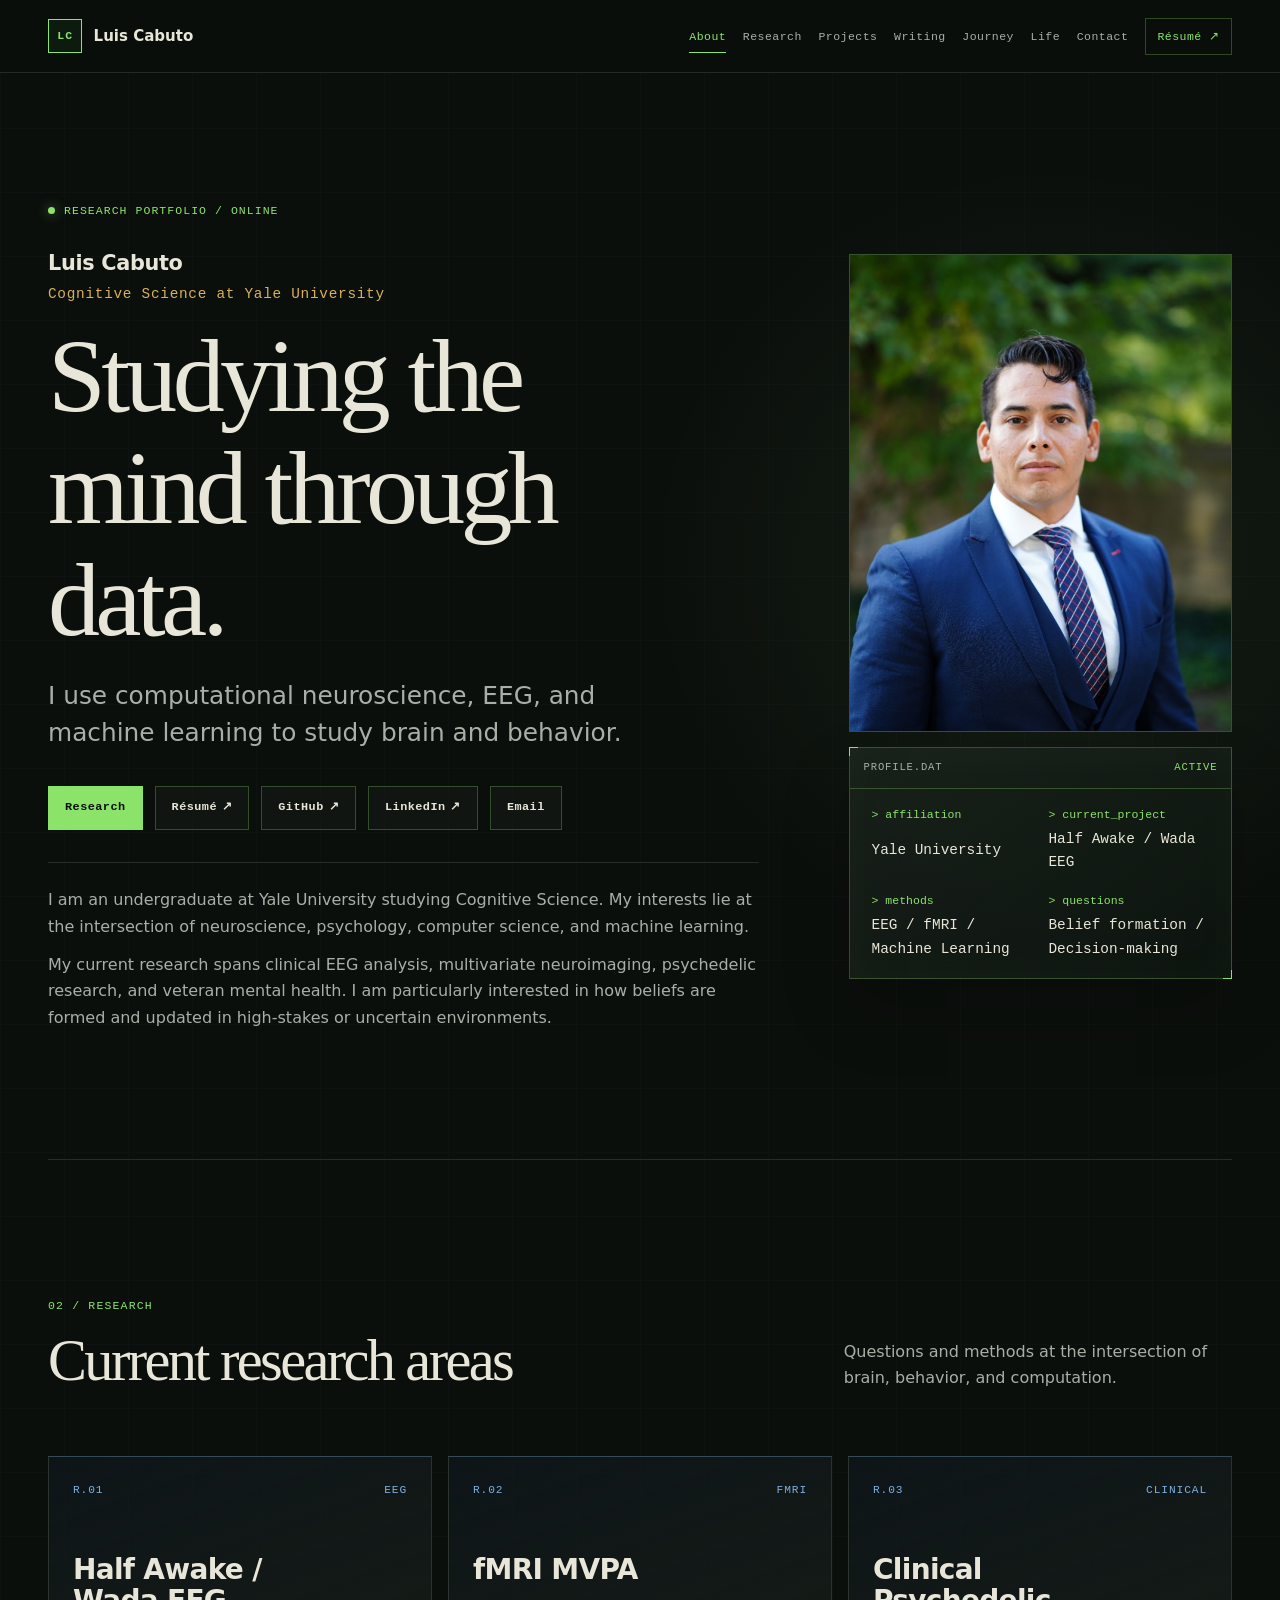
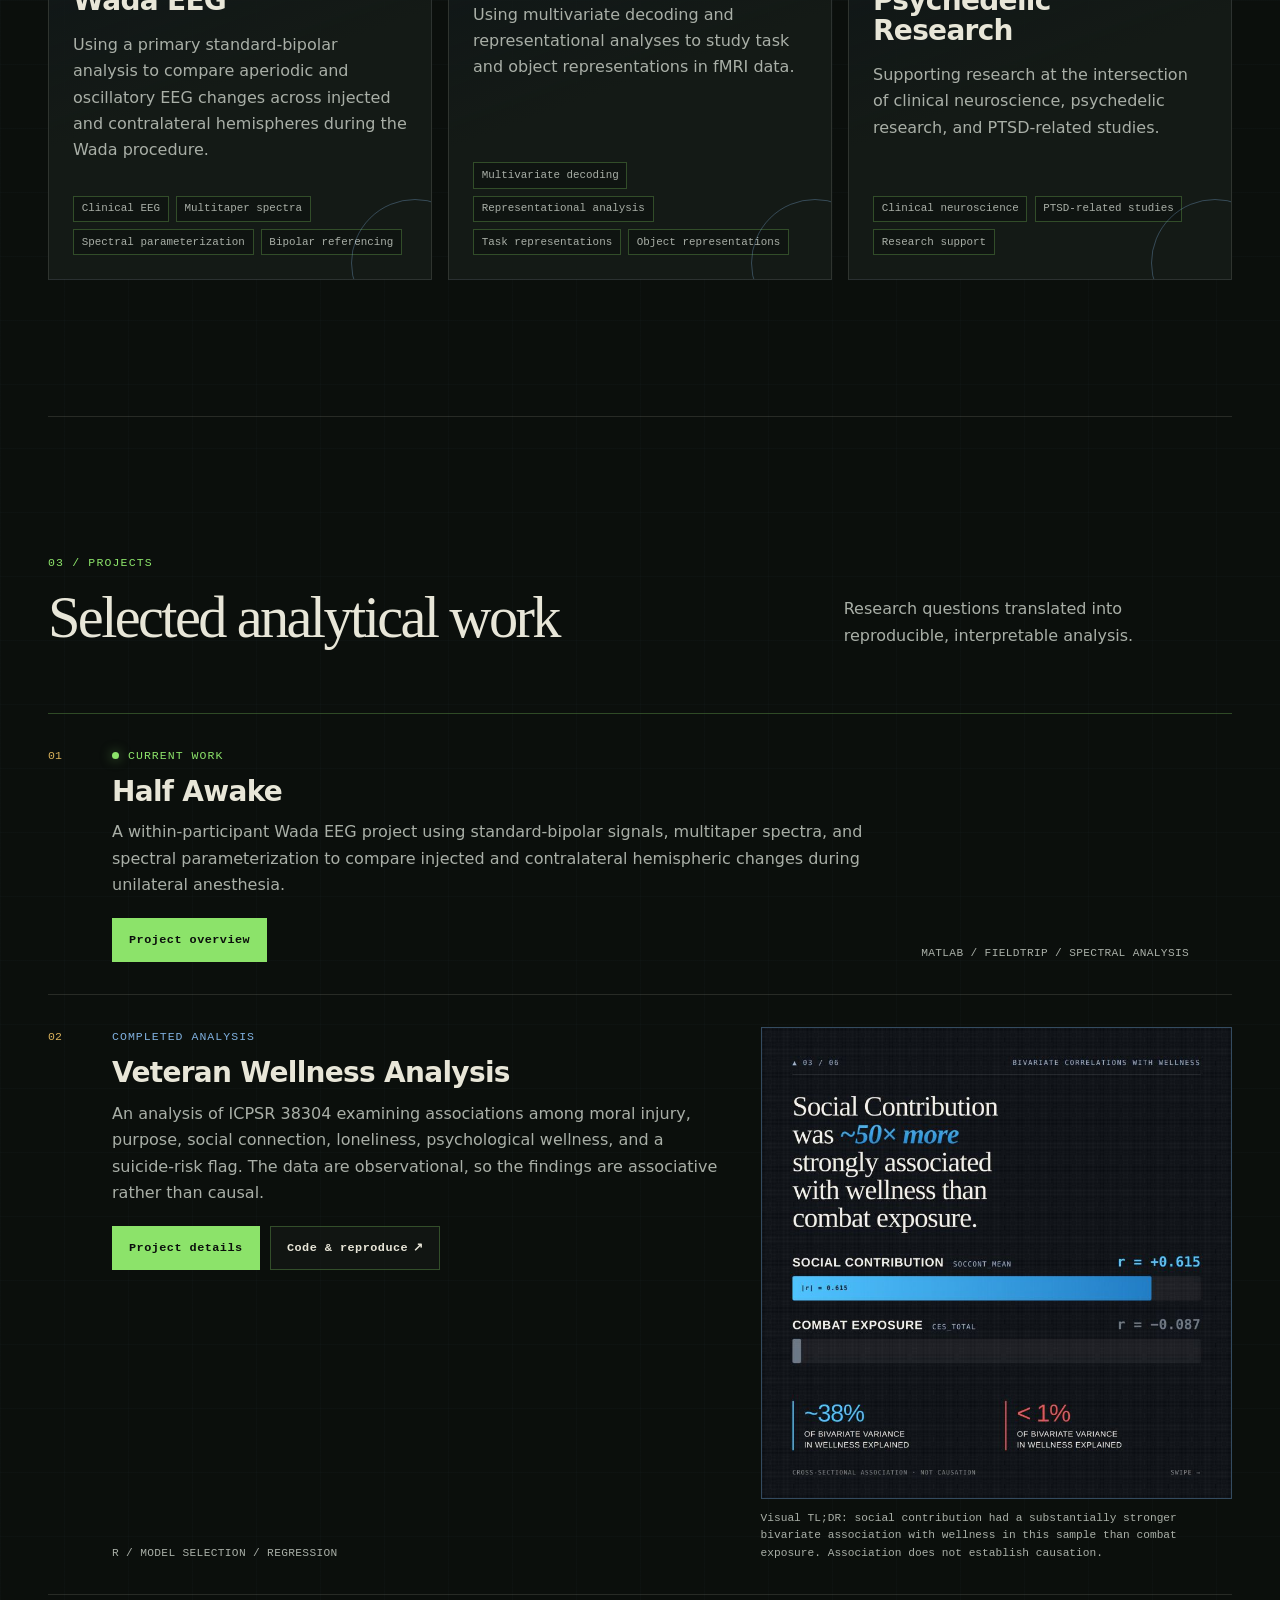
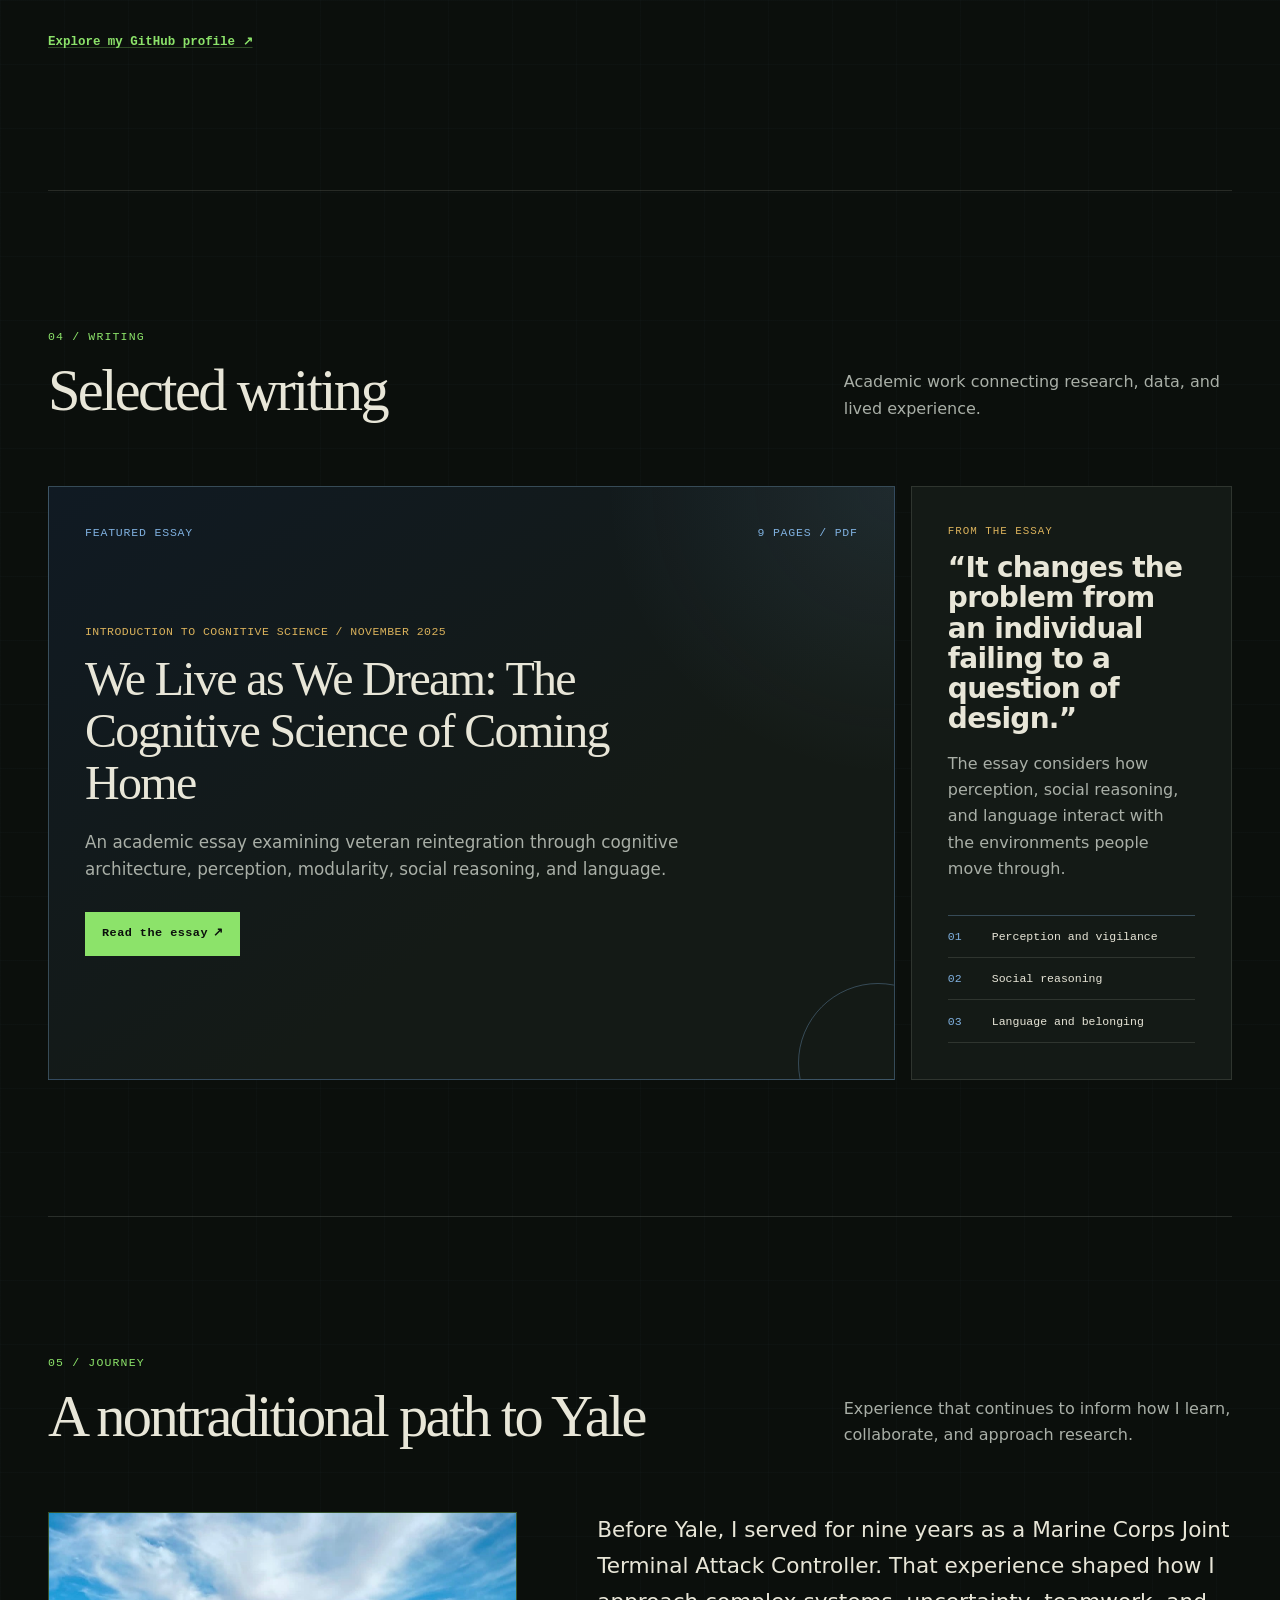
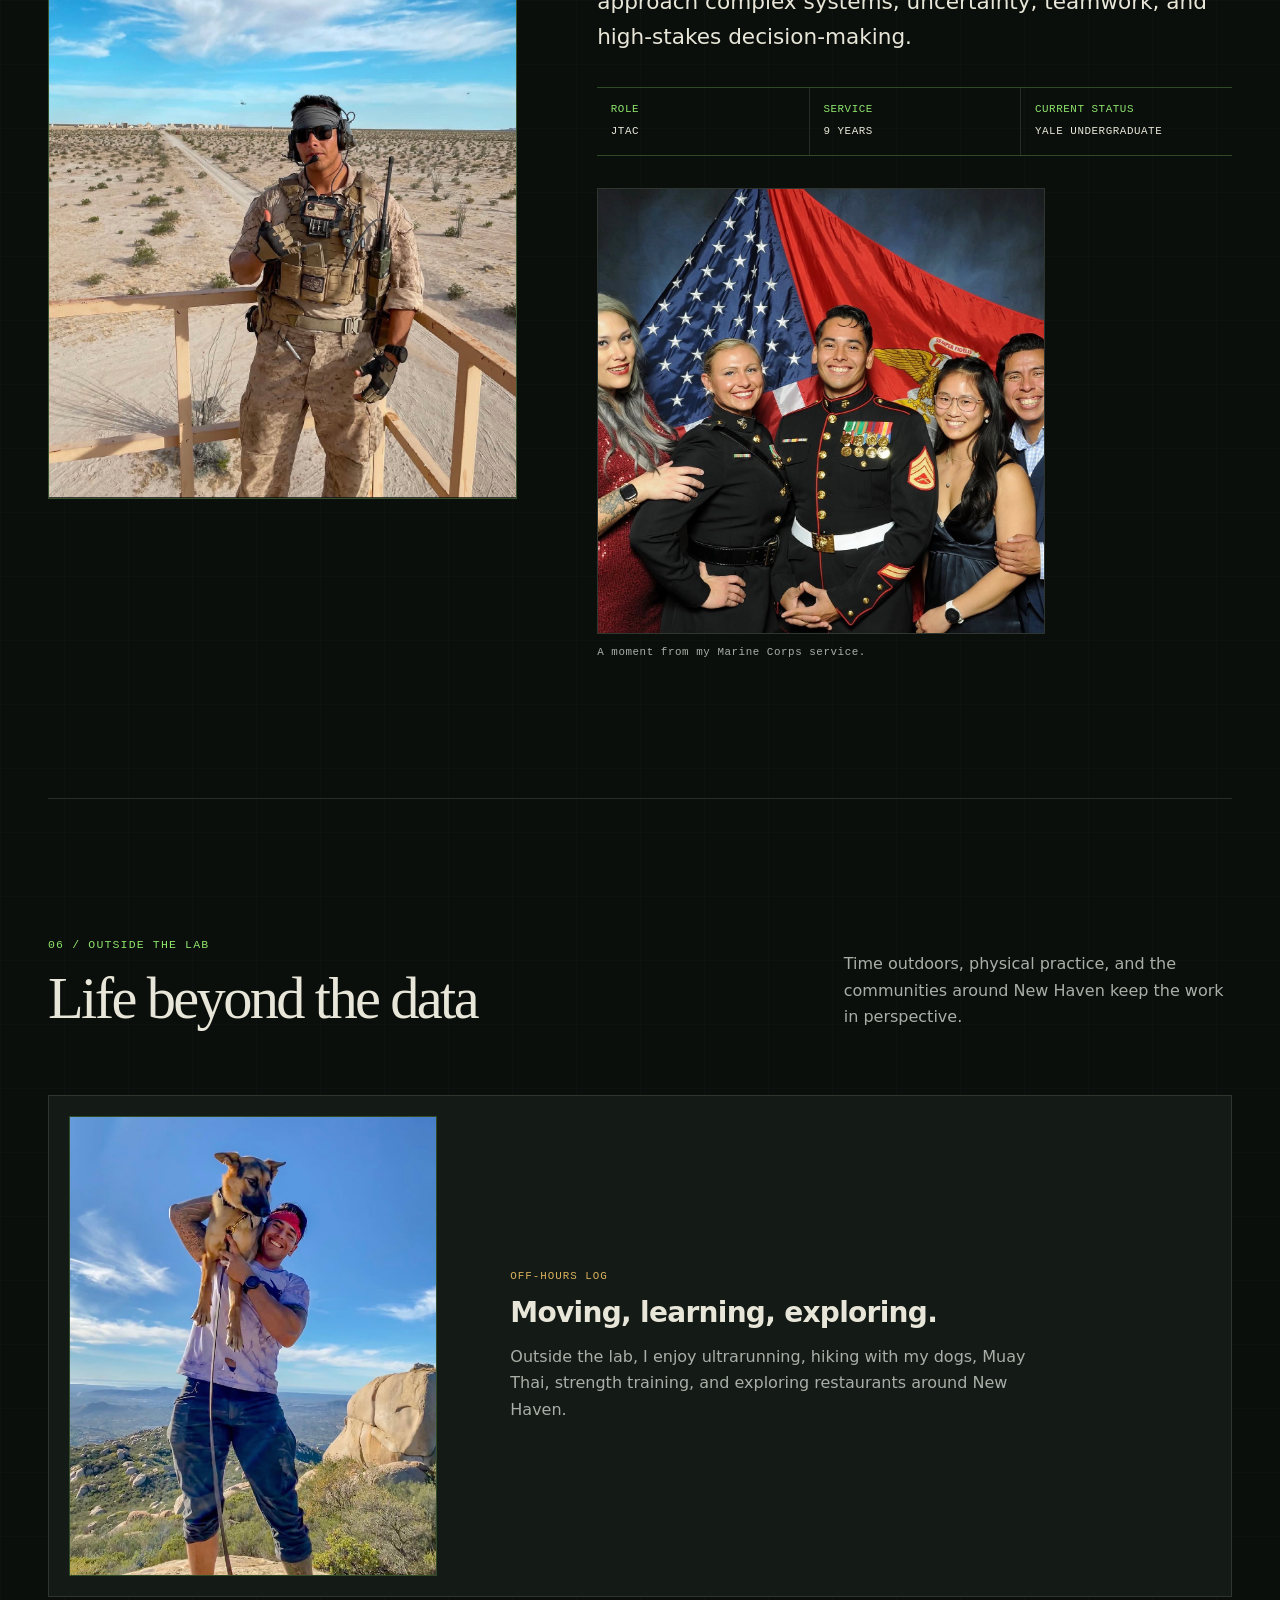
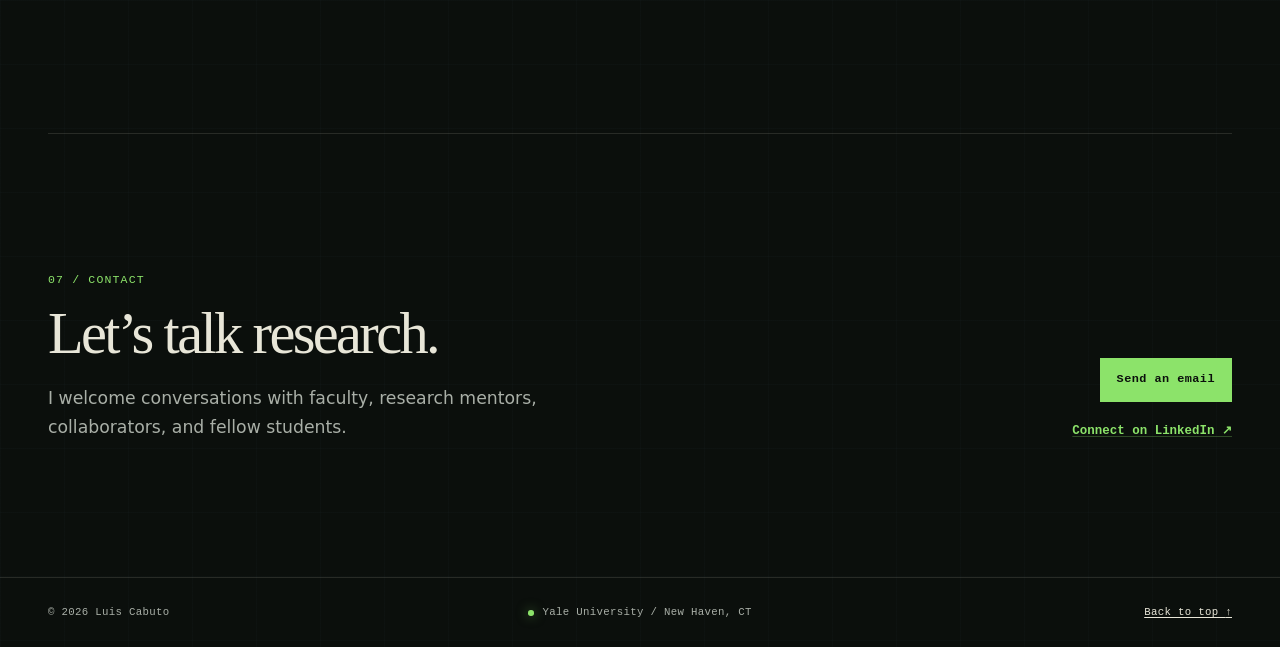
<file: index.html>
<!doctype html>
<html lang="en">
<head>
  <meta charset="utf-8">
  <meta name="viewport" content="width=device-width, initial-scale=1">
  <title>Luis Cabuto | Cognitive Science at Yale</title>
  <meta name="description" content="Luis Cabuto is a Yale student working across computational neuroscience, EEG, machine learning, and clinical research.">
  <meta name="author" content="Luis Cabuto">
  <meta name="robots" content="index, follow">
  <meta name="theme-color" content="#0b0f0c">

  <link rel="canonical" href="https://ldcabutogomez.github.io/">
  <link rel="icon" href="assets/favicon.svg" type="image/svg+xml">

  <meta property="og:title" content="Luis Cabuto | Cognitive Science at Yale">
  <meta property="og:description" content="Academic portfolio focused on computational neuroscience, EEG, machine learning, and the study of mind and behavior.">
  <meta property="og:type" content="website">
  <meta property="og:locale" content="en_US">
  <meta property="og:url" content="https://ldcabutogomez.github.io/">
  <meta property="og:site_name" content="Luis Cabuto">
  <meta property="og:image" content="https://ldcabutogomez.github.io/assets/images/1757725599518.jpg">
  <meta property="og:image:width" content="800">
  <meta property="og:image:height" content="800">
  <meta property="og:image:alt" content="Portrait of Luis Cabuto wearing a navy suit and tie outdoors.">
  <meta name="twitter:card" content="summary">
  <meta name="twitter:title" content="Luis Cabuto | Cognitive Science at Yale">
  <meta name="twitter:description" content="Academic portfolio focused on computational neuroscience, EEG, machine learning, and the study of mind and behavior.">

  <link rel="stylesheet" href="style.css">
  <script src="script.js" defer></script>
</head>

<body id="top">
  <a class="skip-link" href="#main-content">Skip to main content</a>

  <header class="site-header">
    <nav class="nav shell" aria-label="Primary navigation">
      <a class="wordmark" href="#top" aria-label="Luis Cabuto, home">
        <span class="wordmark-mark" aria-hidden="true">LC</span>
        <span class="wordmark-text">Luis Cabuto</span>
      </a>

      <button class="nav-toggle" type="button" aria-expanded="false" aria-controls="nav-menu">
        <span class="nav-toggle-label">Menu</span>
        <span class="nav-toggle-icon" aria-hidden="true"></span>
      </button>

      <div class="nav-menu" id="nav-menu">
        <a href="#about">About</a>
        <a href="#research">Research</a>
        <a href="#projects">Projects</a>
        <a href="#writing">Writing</a>
        <a href="#journey">Journey</a>
        <a href="#outside">Life</a>
        <a href="#contact">Contact</a>
        <a class="nav-resume" href="assets/Luis-Cabuto-Resume.pdf" target="_blank" rel="noopener">
          Résumé <span aria-hidden="true">↗</span><span class="sr-only"> (opens in a new tab)</span>
        </a>
      </div>
    </nav>
  </header>

  <main id="main-content">
    <section class="hero shell" id="about" aria-labelledby="hero-title" data-nav-section>
      <div class="hero-copy">
        <p class="status-label"><span class="status-dot" aria-hidden="true"></span> Research portfolio / online</p>
        <p class="hero-name">Luis Cabuto</p>
        <p class="eyebrow">Cognitive Science at Yale University</p>
        <h1 id="hero-title">Studying the mind through data.</h1>
        <p class="hero-lede">I use computational neuroscience, EEG, and machine learning to study brain and behavior.</p>

        <div class="hero-actions" aria-label="Profile links">
          <a class="button button-primary" href="#research">Research</a>
          <a class="button" href="assets/Luis-Cabuto-Resume.pdf" target="_blank" rel="noopener">
            Résumé <span aria-hidden="true">↗</span><span class="sr-only"> (opens in a new tab)</span>
          </a>
          <a class="button" href="https://github.com/ldcabutogomez" target="_blank" rel="noopener">
            GitHub <span aria-hidden="true">↗</span><span class="sr-only"> (opens in a new tab)</span>
          </a>
          <a class="button" href="https://www.linkedin.com/in/luis-cabuto/" target="_blank" rel="noopener">
            LinkedIn <span aria-hidden="true">↗</span><span class="sr-only"> (opens in a new tab)</span>
          </a>
          <a class="button" href="mailto:luis.cabutogomez@yale.edu">Email</a>
        </div>

        <div class="hero-biography">
          <p>I am an undergraduate at Yale University studying Cognitive Science. My interests lie at the intersection of neuroscience, psychology, computer science, and machine learning.</p>
          <p>My current research spans clinical EEG analysis, multivariate neuroimaging, psychedelic research, and veteran mental health. I am particularly interested in how beliefs are formed and updated in high-stakes or uncertain environments.</p>
        </div>
      </div>

      <div class="hero-visual">
        <figure class="hero-portrait">
          <img
            src="assets/images/1757725599518.jpg"
            width="800"
            height="800"
            alt="Portrait of Luis Cabuto wearing a navy suit and tie outdoors."
            decoding="async"
            fetchpriority="high"
          >
        </figure>

        <aside class="terminal-card hero-terminal" aria-label="Current academic information">
          <div class="terminal-bar">
            <span>Profile.dat</span>
            <span class="terminal-state">Active</span>
          </div>
          <dl class="terminal-data terminal-data-compact">
            <div>
              <dt>&gt; affiliation</dt>
              <dd>Yale University</dd>
            </div>
            <div>
              <dt>&gt; current_project</dt>
              <dd>Half Awake / Wada EEG</dd>
            </div>
            <div>
              <dt>&gt; methods</dt>
              <dd>EEG / fMRI / Machine Learning</dd>
            </div>
            <div>
              <dt>&gt; questions</dt>
              <dd>Belief formation / Decision-making</dd>
            </div>
          </dl>
        </aside>
      </div>
    </section>

    <section class="section shell" id="research" aria-labelledby="research-title" data-nav-section>
      <div class="section-heading section-heading-wide">
        <div>
          <p class="section-index">02 / Research</p>
          <h2 id="research-title">Current research areas</h2>
        </div>
        <p class="section-intro">Questions and methods at the intersection of brain, behavior, and computation.</p>
      </div>

      <div class="card-grid">
        <article class="research-card">
          <div class="card-meta">
            <span>R.01</span>
            <span>EEG</span>
          </div>
          <h3>Half Awake / Wada EEG</h3>
          <p>Using a primary standard-bipolar analysis to compare aperiodic and oscillatory EEG changes across injected and contralateral hemispheres during the Wada procedure.</p>
          <ul class="tag-list" aria-label="Methods">
            <li>Clinical EEG</li>
            <li>Multitaper spectra</li>
            <li>Spectral parameterization</li>
            <li>Bipolar referencing</li>
          </ul>
        </article>

        <article class="research-card">
          <div class="card-meta">
            <span>R.02</span>
            <span>fMRI</span>
          </div>
          <h3>fMRI MVPA</h3>
          <p>Using multivariate decoding and representational analyses to study task and object representations in fMRI data.</p>
          <ul class="tag-list" aria-label="Methods">
            <li>Multivariate decoding</li>
            <li>Representational analysis</li>
            <li>Task representations</li>
            <li>Object representations</li>
          </ul>
        </article>

        <article class="research-card">
          <div class="card-meta">
            <span>R.03</span>
            <span>Clinical</span>
          </div>
          <h3>Clinical Psychedelic Research</h3>
          <p>Supporting research at the intersection of clinical neuroscience, psychedelic research, and PTSD-related studies.</p>
          <ul class="tag-list" aria-label="Research areas">
            <li>Clinical neuroscience</li>
            <li>PTSD-related studies</li>
            <li>Research support</li>
          </ul>
        </article>
      </div>
    </section>

    <section class="section shell" id="projects" aria-labelledby="projects-title" data-nav-section>
      <div class="section-heading section-heading-wide">
        <div>
          <p class="section-index">03 / Projects</p>
          <h2 id="projects-title">Selected analytical work</h2>
        </div>
        <p class="section-intro">Research questions translated into reproducible, interpretable analysis.</p>
      </div>

      <div class="project-list">
        <article class="project-card">
          <div class="project-number" aria-hidden="true">01</div>
          <div class="project-body">
            <p class="project-status"><span class="status-dot" aria-hidden="true"></span> Current work</p>
            <h3>Half Awake</h3>
            <p>A within-participant Wada EEG project using standard-bipolar signals, multitaper spectra, and spectral parameterization to compare injected and contralateral hemispheric changes during unilateral anesthesia.</p>
            <div class="project-actions">
              <a class="button button-primary" href="wada/">Project overview</a>
            </div>
          </div>
          <p class="project-methods">MATLAB / FieldTrip / Spectral analysis</p>
        </article>

        <article class="project-card project-card-featured">
          <div class="project-number" aria-hidden="true">02</div>
          <div class="project-body">
            <p class="project-status project-status-complete">Completed analysis</p>
            <h3>Veteran Wellness Analysis</h3>
            <p>An analysis of ICPSR 38304 examining associations among moral injury, purpose, social connection, loneliness, psychological wellness, and a suicide-risk flag. The data are observational, so the findings are associative rather than causal.</p>
            <div class="project-actions">
              <a class="button button-primary" href="projects/veteran-wellness/">Project details</a>
              <a class="button" href="https://github.com/ldcabutogomez/on-homecoming" target="_blank" rel="noopener">
                Code &amp; reproduce <span aria-hidden="true">↗</span><span class="sr-only"> (opens in a new tab)</span>
              </a>
            </div>
          </div>

          <figure class="project-visual">
            <img
              src="assets/projects/veteran-wellness-social-contribution.jpg"
              width="800"
              height="800"
              alt="Data slide comparing bivariate associations with veteran psychological wellness: social contribution has a correlation of 0.615 and combat exposure has a correlation of negative 0.087, with a cross-sectional-not-causal caveat."
              loading="lazy"
              decoding="async"
            >
            <figcaption>Visual TL;DR: social contribution had a substantially stronger bivariate association with wellness in this sample than combat exposure. Association does not establish causation.</figcaption>
          </figure>

          <p class="project-methods">R / Model selection / Regression</p>
        </article>
      </div>

      <a class="text-link" href="https://github.com/ldcabutogomez" target="_blank" rel="noopener">
        Explore my GitHub profile <span aria-hidden="true">↗</span><span class="sr-only"> (opens in a new tab)</span>
      </a>
    </section>

    <section class="section shell" id="writing" aria-labelledby="writing-title" data-nav-section>
      <div class="section-heading section-heading-wide">
        <div>
          <p class="section-index">04 / Writing</p>
          <h2 id="writing-title">Selected writing</h2>
        </div>
        <p class="section-intro">Academic work connecting research, data, and lived experience.</p>
      </div>

      <div class="writing-grid">
        <article class="writing-card writing-card-featured">
          <div class="writing-meta">
            <span>Featured essay</span>
            <span>9 pages / PDF</span>
          </div>
          <p class="writing-course">Introduction to Cognitive Science / November 2025</p>
          <h3><cite>We Live as We Dream: The Cognitive Science of Coming Home</cite></h3>
          <p>An academic essay examining veteran reintegration through cognitive architecture, perception, modularity, social reasoning, and language.</p>
          <a class="button button-primary" href="assets/writing/we-live-as-we-dream.pdf" target="_blank" rel="noopener">
            Read the essay <span aria-hidden="true">↗</span><span class="sr-only"> (PDF opens in a new tab)</span>
          </a>
        </article>

        <aside class="writing-note" aria-label="Essay excerpt and themes">
          <p class="card-kicker">From the essay</p>
          <h3>“It changes the problem from an individual failing to a question of design.”</h3>
          <p>The essay considers how perception, social reasoning, and language interact with the environments people move through.</p>
          <dl class="writing-principles">
            <div><dt>01</dt><dd>Perception and vigilance</dd></div>
            <div><dt>02</dt><dd>Social reasoning</dd></div>
            <div><dt>03</dt><dd>Language and belonging</dd></div>
          </dl>
        </aside>
      </div>
    </section>

    <section class="section shell" id="journey" aria-labelledby="journey-title" data-nav-section>
      <div class="section-heading section-heading-wide">
        <div>
          <p class="section-index">05 / Journey</p>
          <h2 id="journey-title">A nontraditional path to Yale</h2>
        </div>
        <p class="section-intro">Experience that continues to inform how I learn, collaborate, and approach research.</p>
      </div>

      <div class="journey-layout">
        <figure class="journey-field-photo">
          <img
            src="assets/images/IMG_2441.jpeg"
            width="1320"
            height="1647"
            alt="Luis Cabuto in field gear during his Marine Corps service."
            loading="lazy"
            decoding="async"
          >
        </figure>

        <div class="journey-story">
          <p class="journey-lede">Before Yale, I served for nine years as a Marine Corps Joint Terminal Attack Controller. That experience shaped how I approach complex systems, uncertainty, teamwork, and high-stakes decision-making.</p>

          <dl class="journey-meta" aria-label="Background summary">
            <div>
              <dt>Role</dt>
              <dd>JTAC</dd>
            </div>
            <div>
              <dt>Service</dt>
              <dd>9 years</dd>
            </div>
            <div>
              <dt>Current status</dt>
              <dd>Yale undergraduate</dd>
            </div>
          </dl>

          <figure class="journey-group-photo">
            <img
              src="assets/images/IMG_2439.jpeg"
              width="1320"
              height="1313"
              alt="Luis Cabuto in Marine Corps dress blues standing with a group at an event."
              loading="lazy"
              decoding="async"
            >
            <figcaption>A moment from my Marine Corps service.</figcaption>
          </figure>
        </div>
      </div>
    </section>

    <section class="section shell" id="outside" aria-labelledby="outside-title" data-nav-section>
      <div class="section-heading section-heading-wide">
        <div>
          <p class="section-index">06 / Outside the lab</p>
          <h2 id="outside-title">Life beyond the data</h2>
        </div>
        <p class="section-intro">Time outdoors, physical practice, and the communities around New Haven keep the work in perspective.</p>
      </div>

      <aside class="outside-lab" aria-label="Personal interests">
        <figure class="outside-lab-photo">
          <img
            src="assets/images/IMG_2440.jpeg"
            width="1320"
            height="1637"
            alt="Luis Cabuto smiling while holding his dog on a mountain hike."
            loading="lazy"
            decoding="async"
          >
        </figure>
        <div class="outside-lab-copy">
          <p class="card-kicker">Off-hours log</p>
          <h3>Moving, learning, exploring.</h3>
          <p>Outside the lab, I enjoy ultrarunning, hiking with my dogs, Muay Thai, strength training, and exploring restaurants around New Haven.</p>
        </div>
      </aside>
    </section>

    <section class="section contact shell" id="contact" aria-labelledby="contact-title" data-nav-section>
      <div>
        <p class="section-index">07 / Contact</p>
        <h2 id="contact-title">Let’s talk research.</h2>
        <p>I welcome conversations with faculty, research mentors, collaborators, and fellow students.</p>
      </div>
      <div class="contact-actions">
        <a class="button button-primary" href="mailto:luis.cabutogomez@yale.edu">Send an email</a>
        <a class="text-link" href="https://www.linkedin.com/in/luis-cabuto/" target="_blank" rel="noopener">
          Connect on LinkedIn <span aria-hidden="true">↗</span><span class="sr-only"> (opens in a new tab)</span>
        </a>
      </div>
    </section>
  </main>

  <footer class="site-footer">
    <div class="shell footer-inner">
      <p>© 2026 Luis Cabuto</p>
      <p class="footer-status"><span class="status-dot" aria-hidden="true"></span> Yale University / New Haven, CT</p>
      <a href="#top">Back to top <span aria-hidden="true">↑</span></a>
    </div>
  </footer>
</body>
</html>
</file>
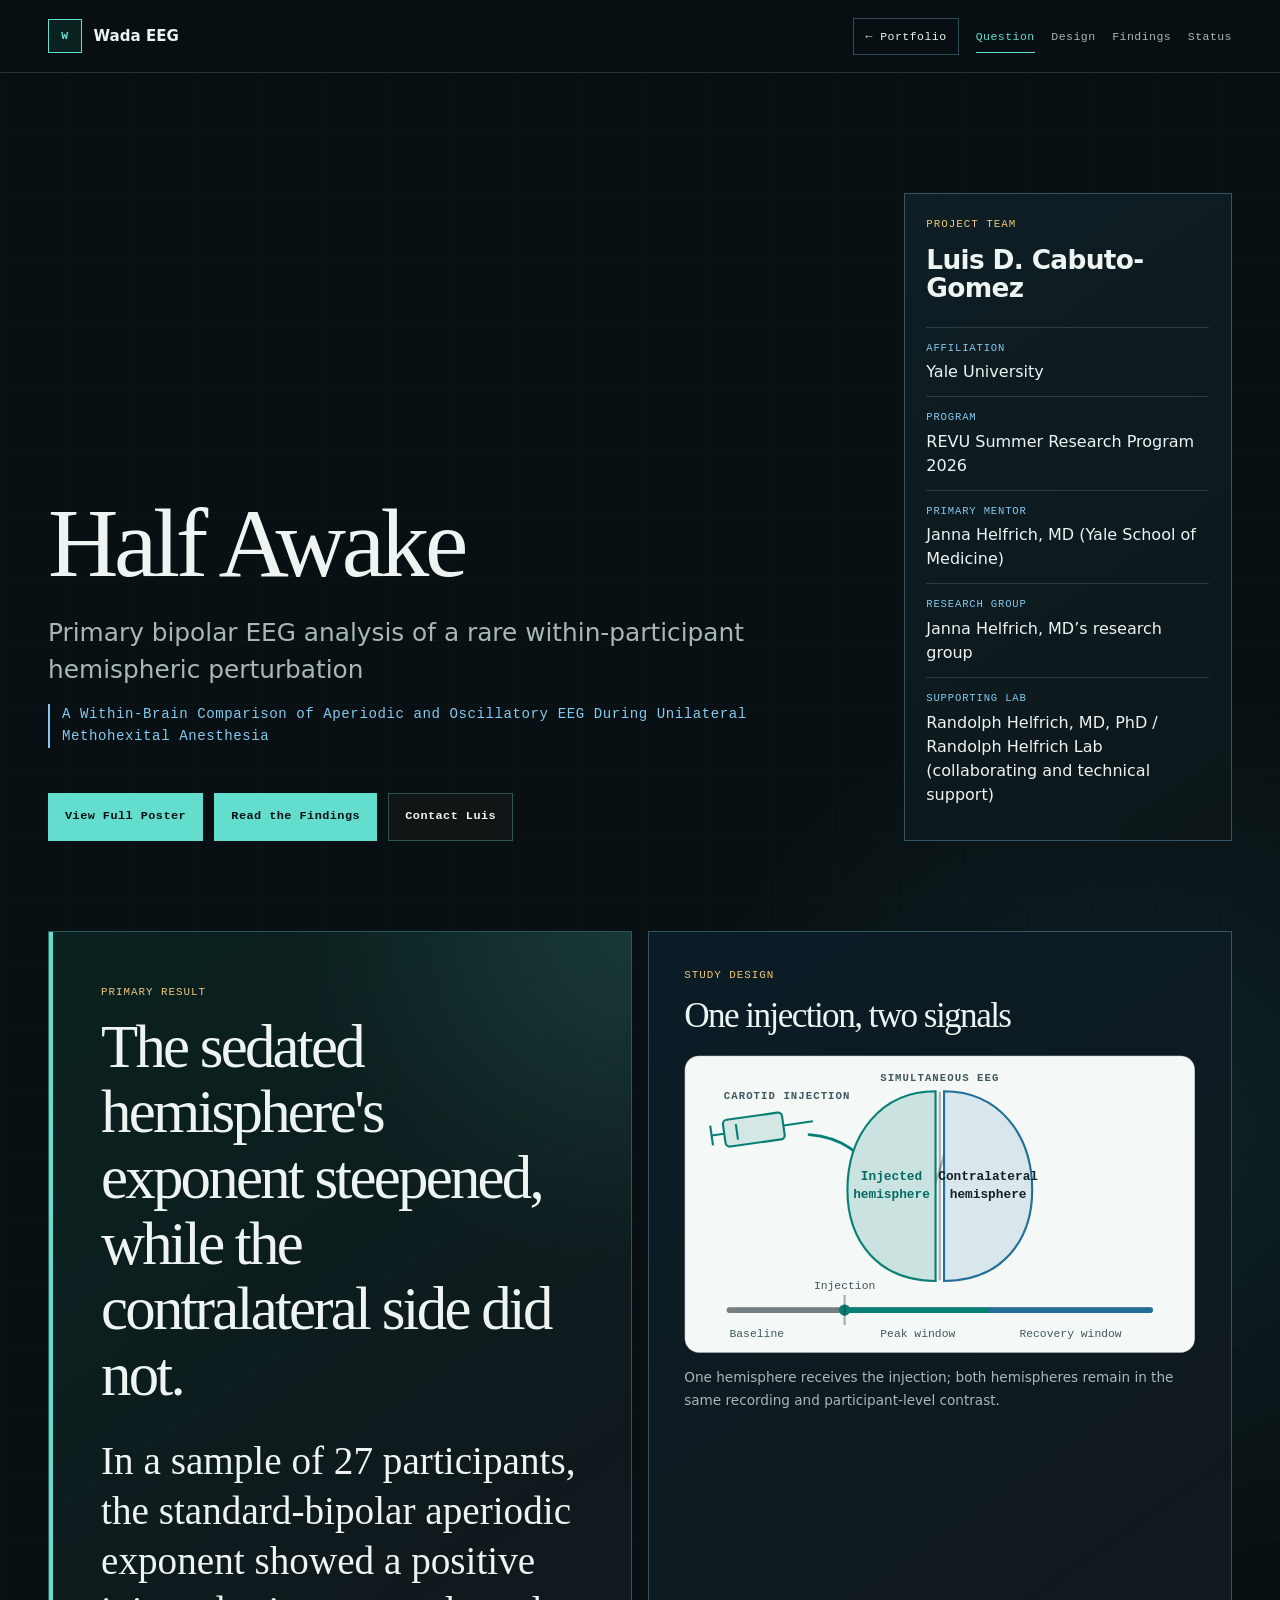
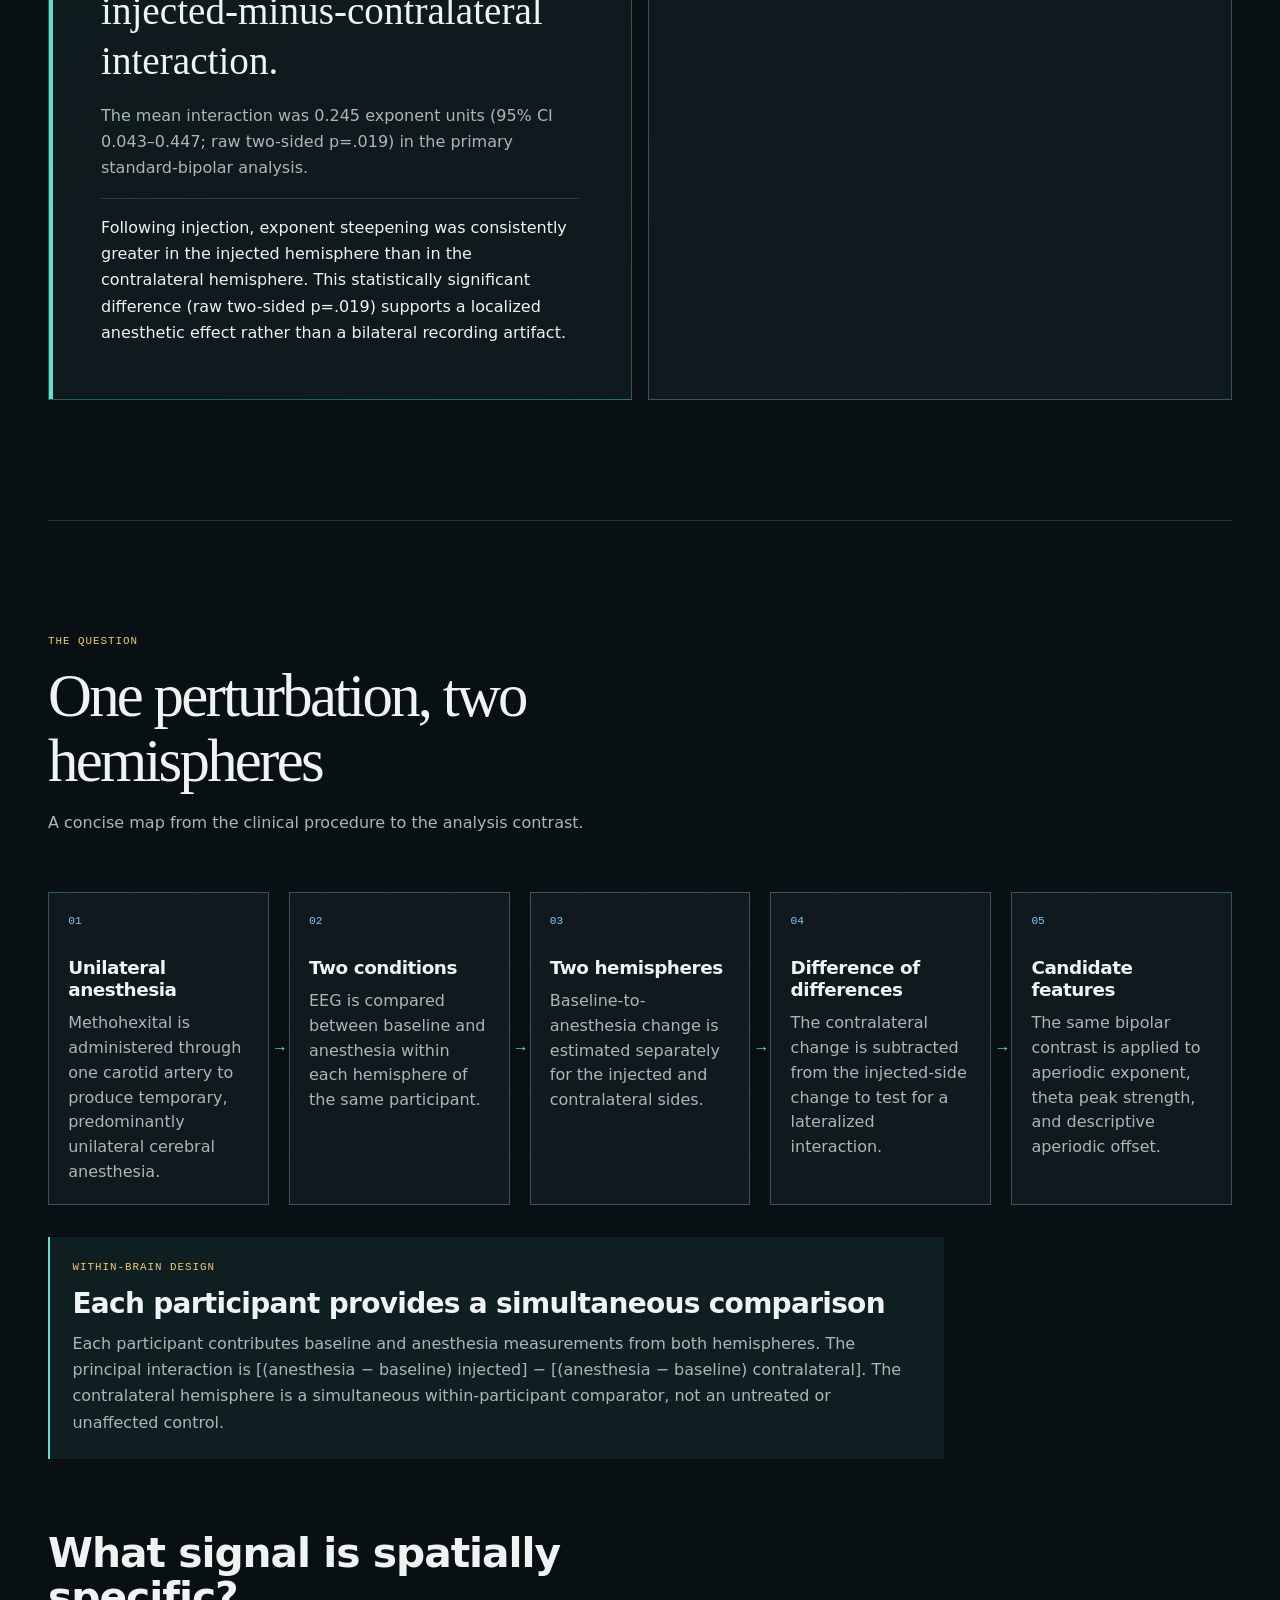
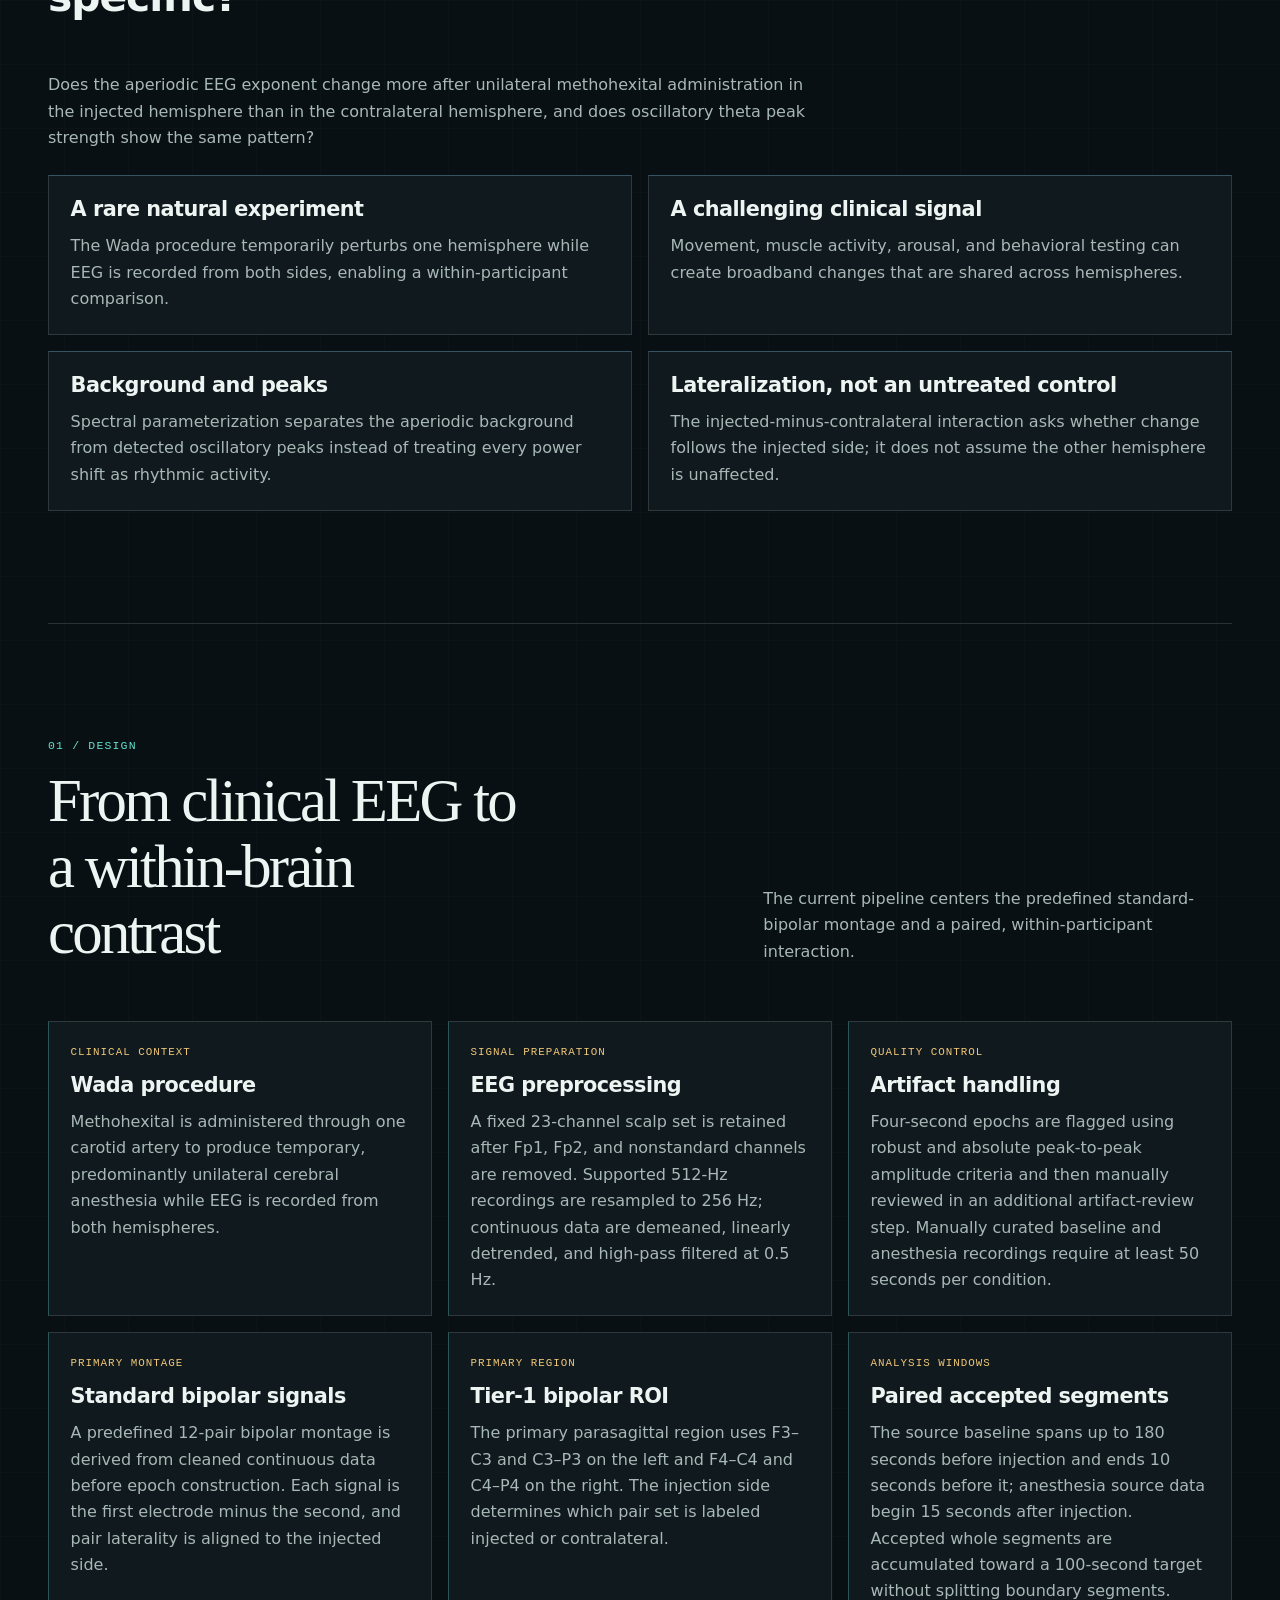
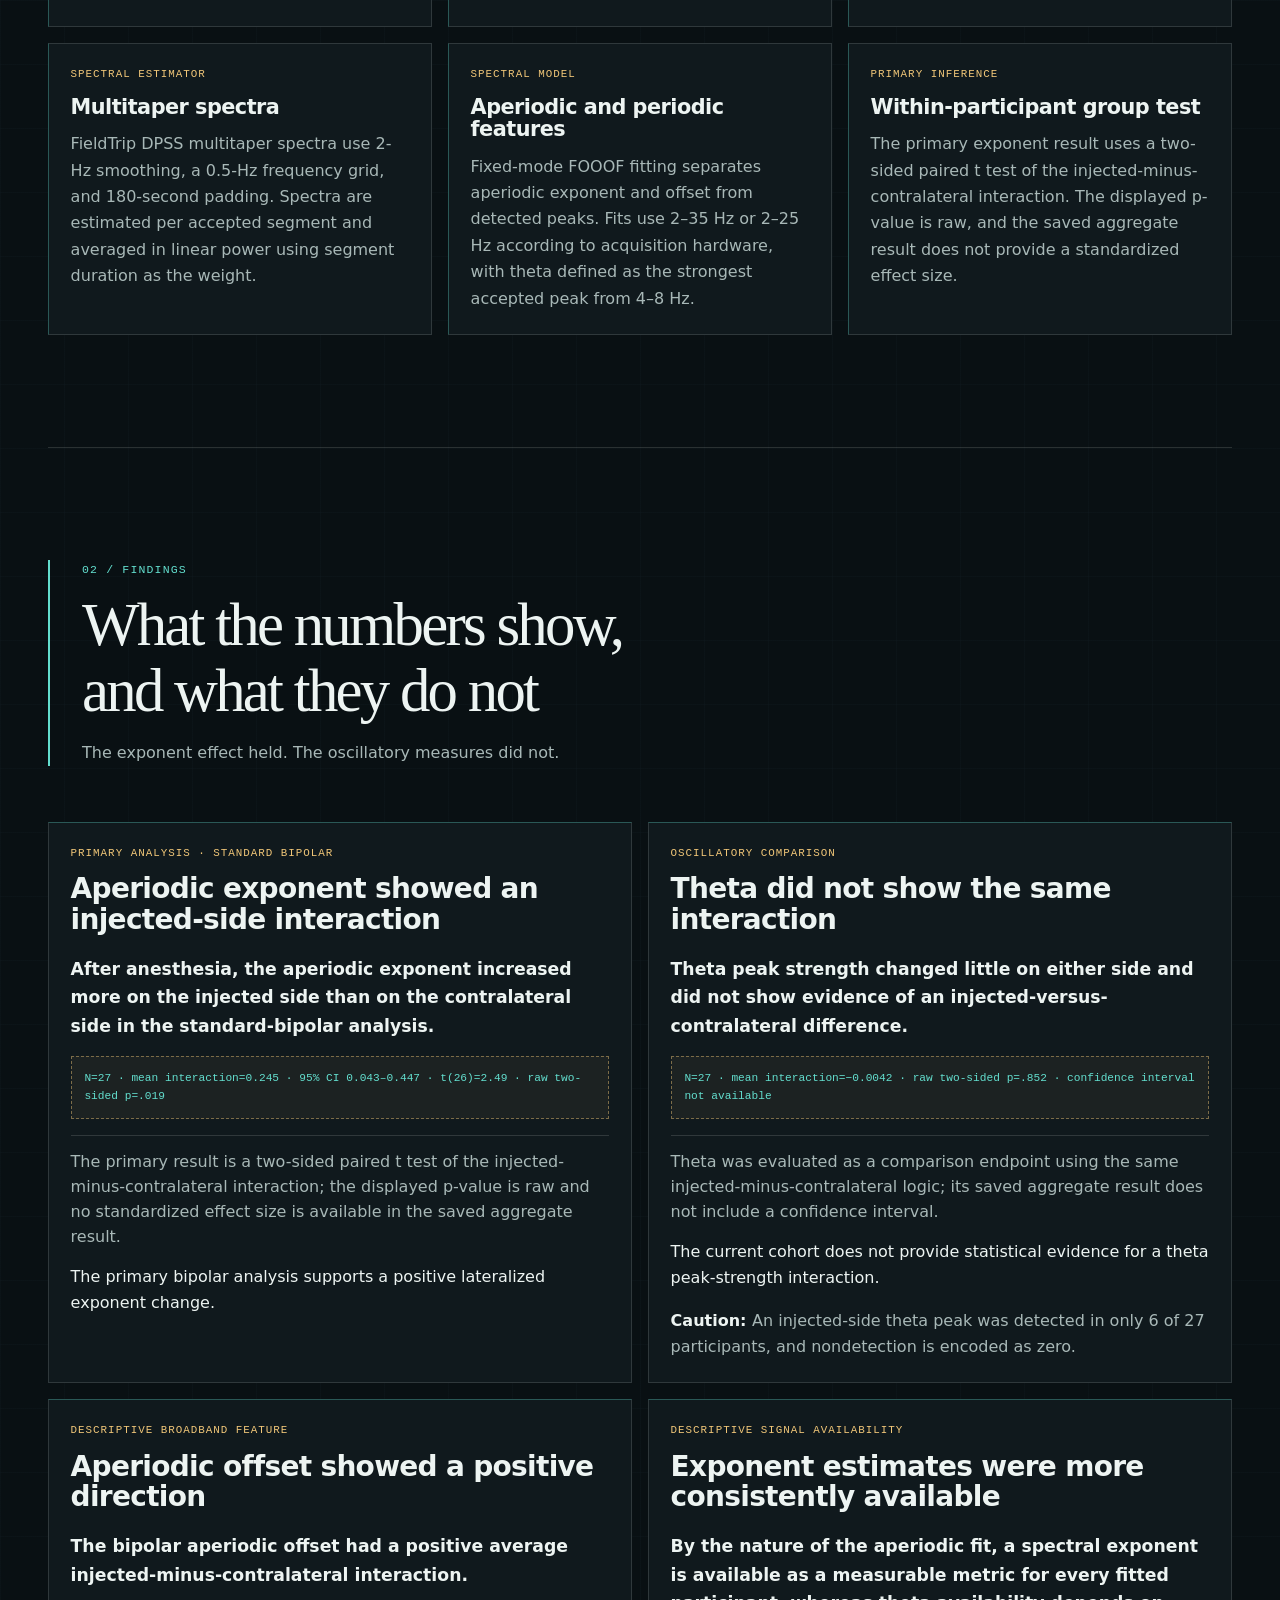
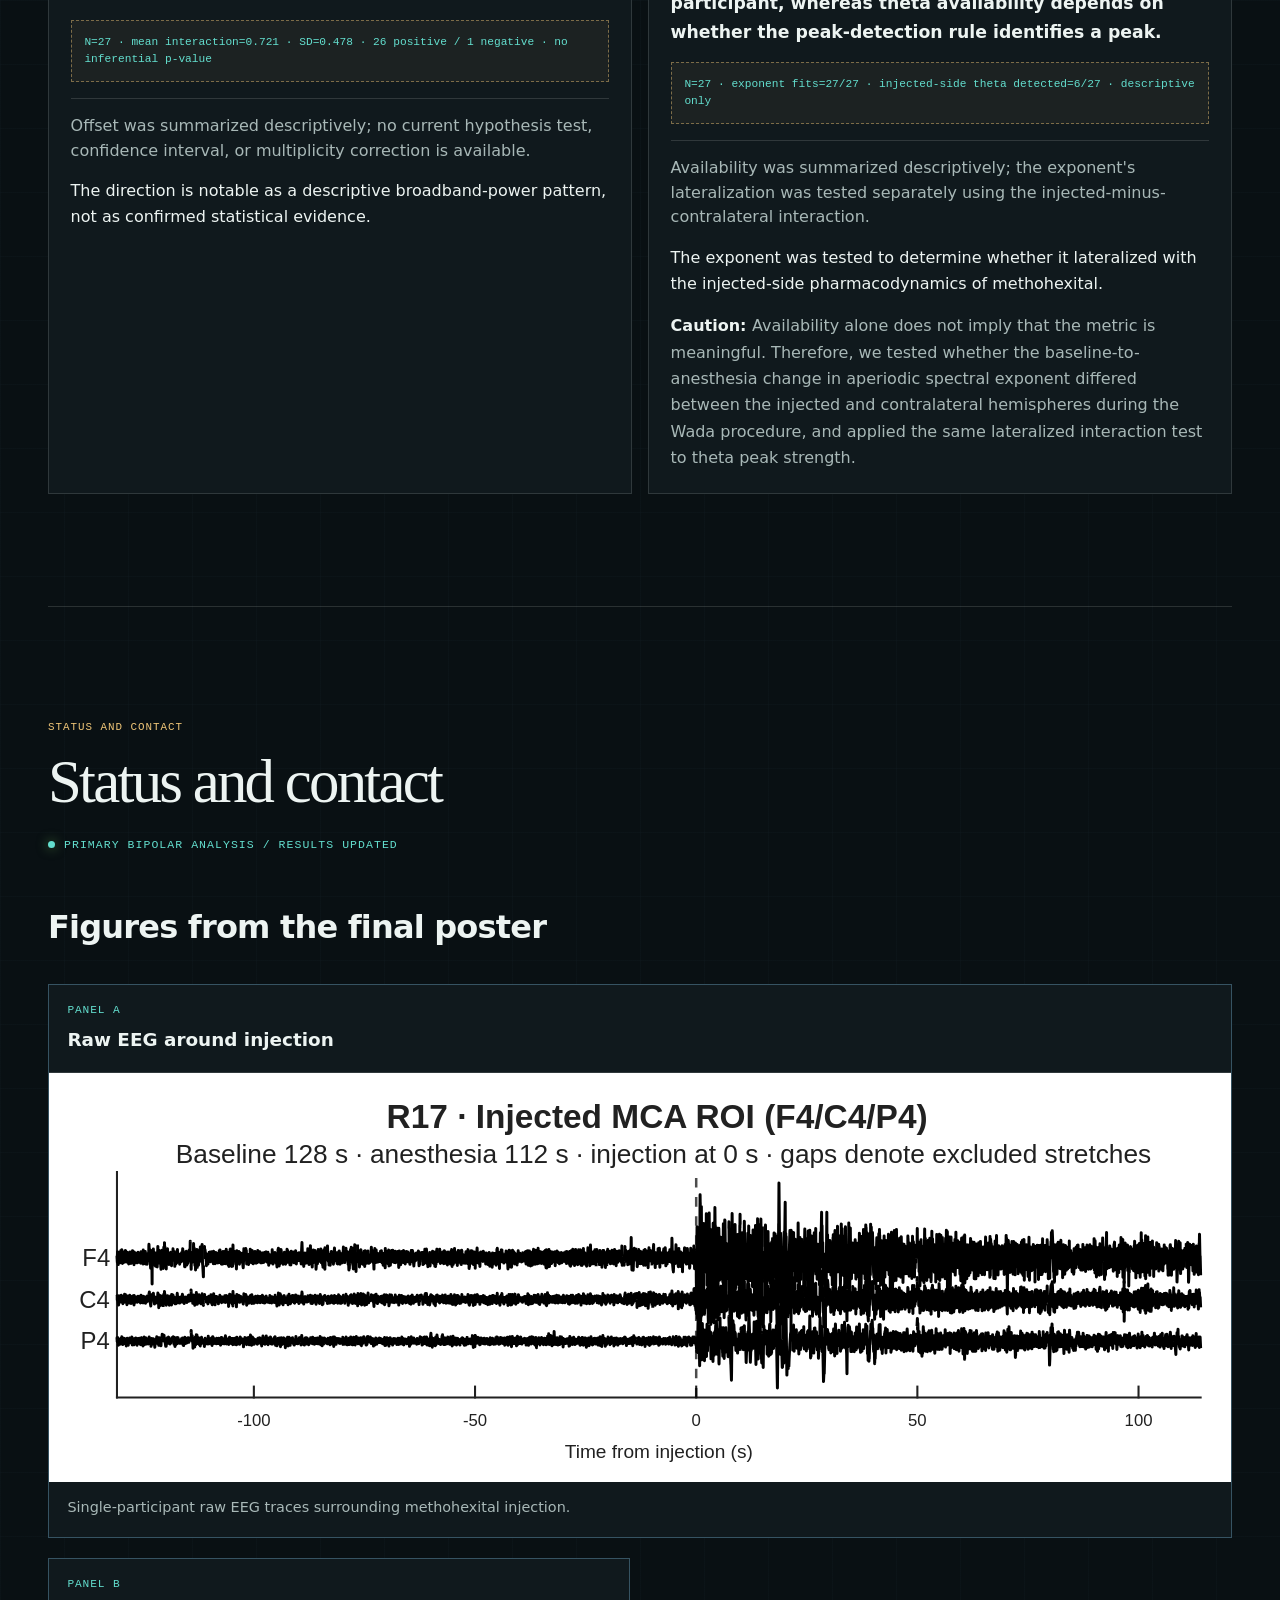
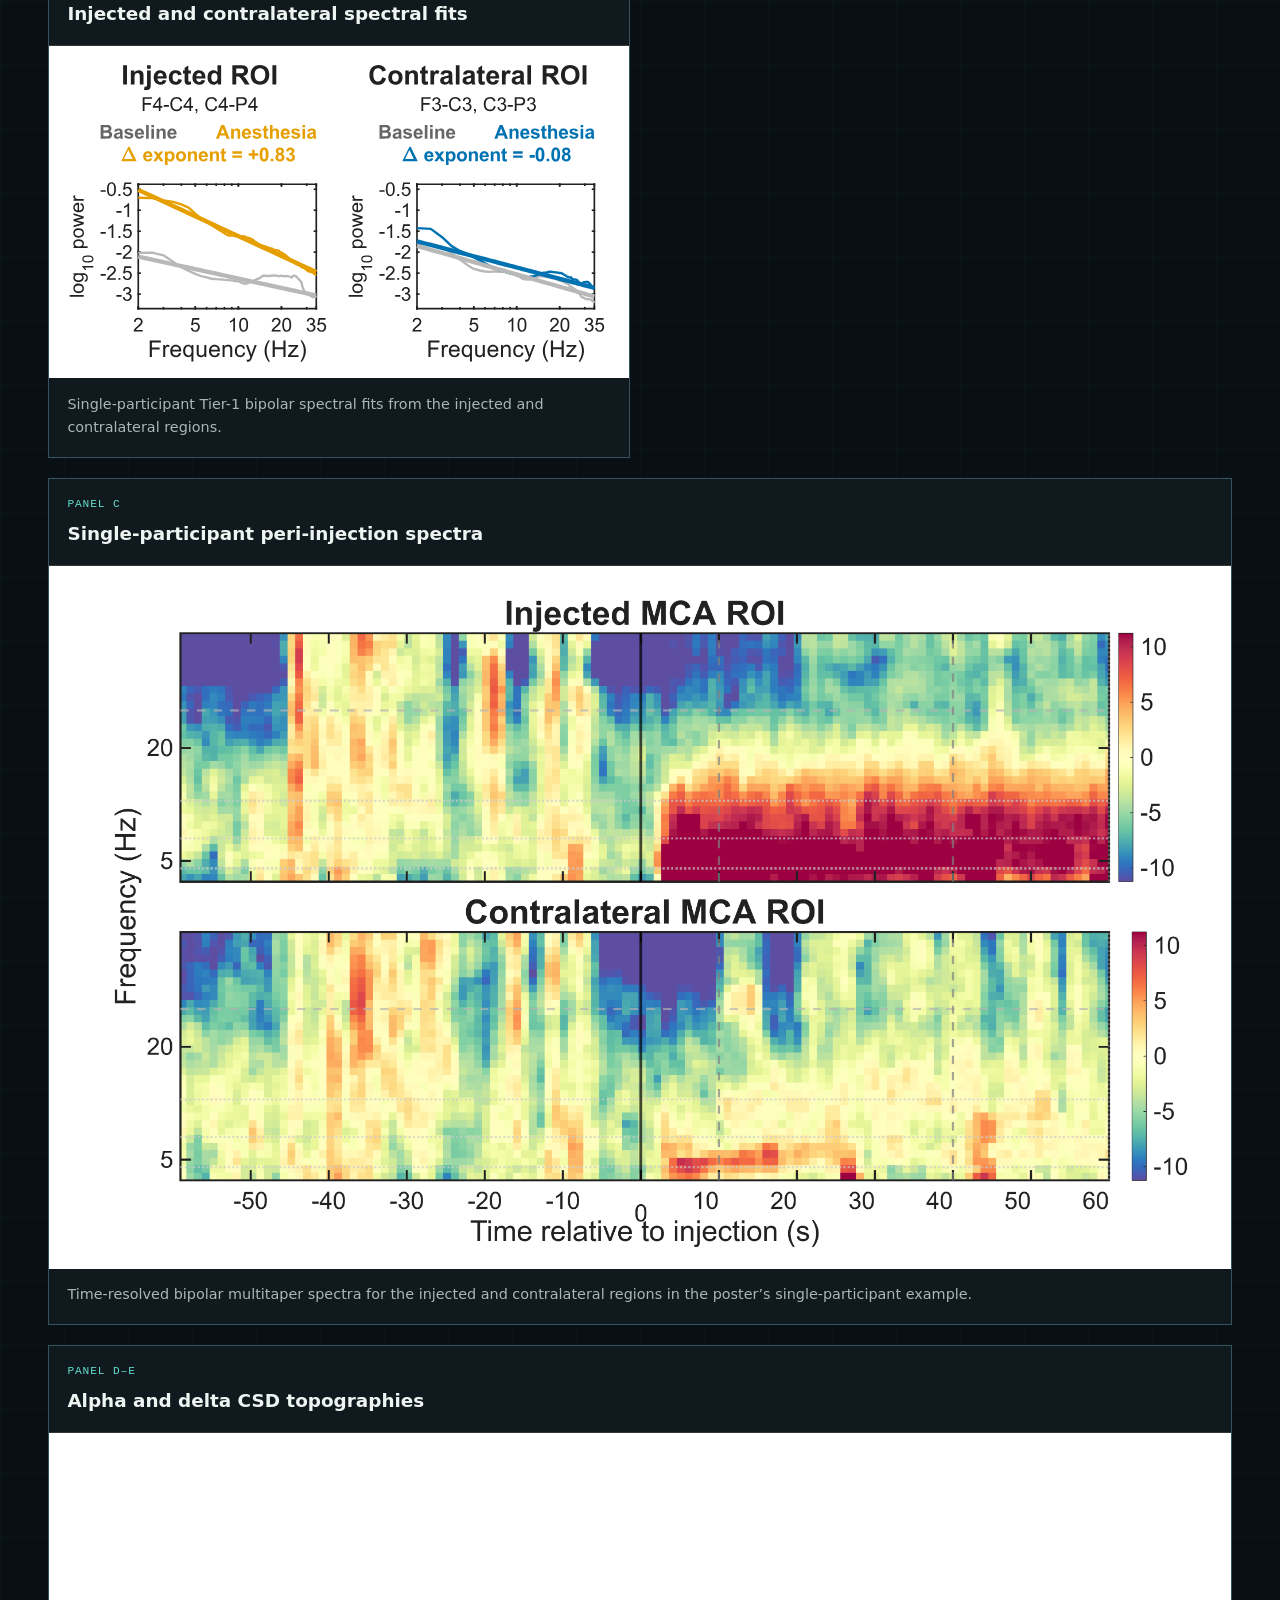
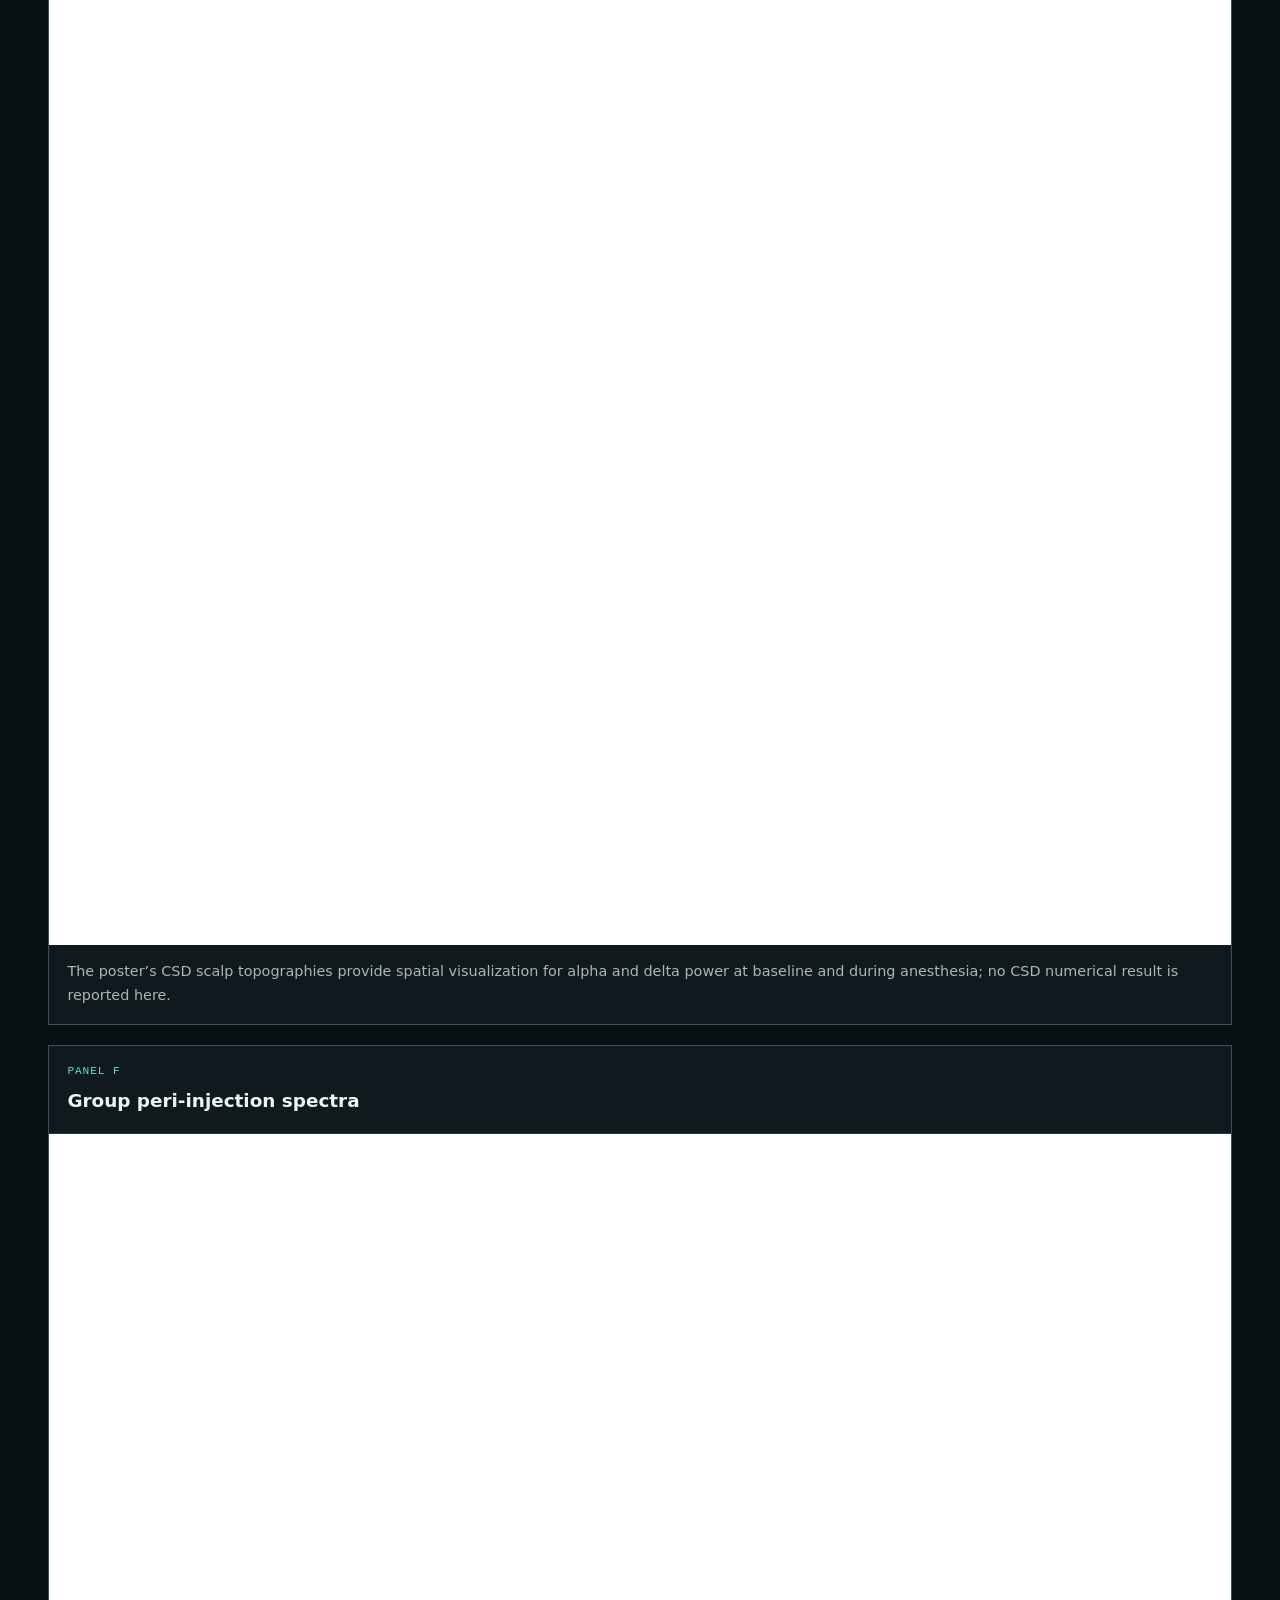
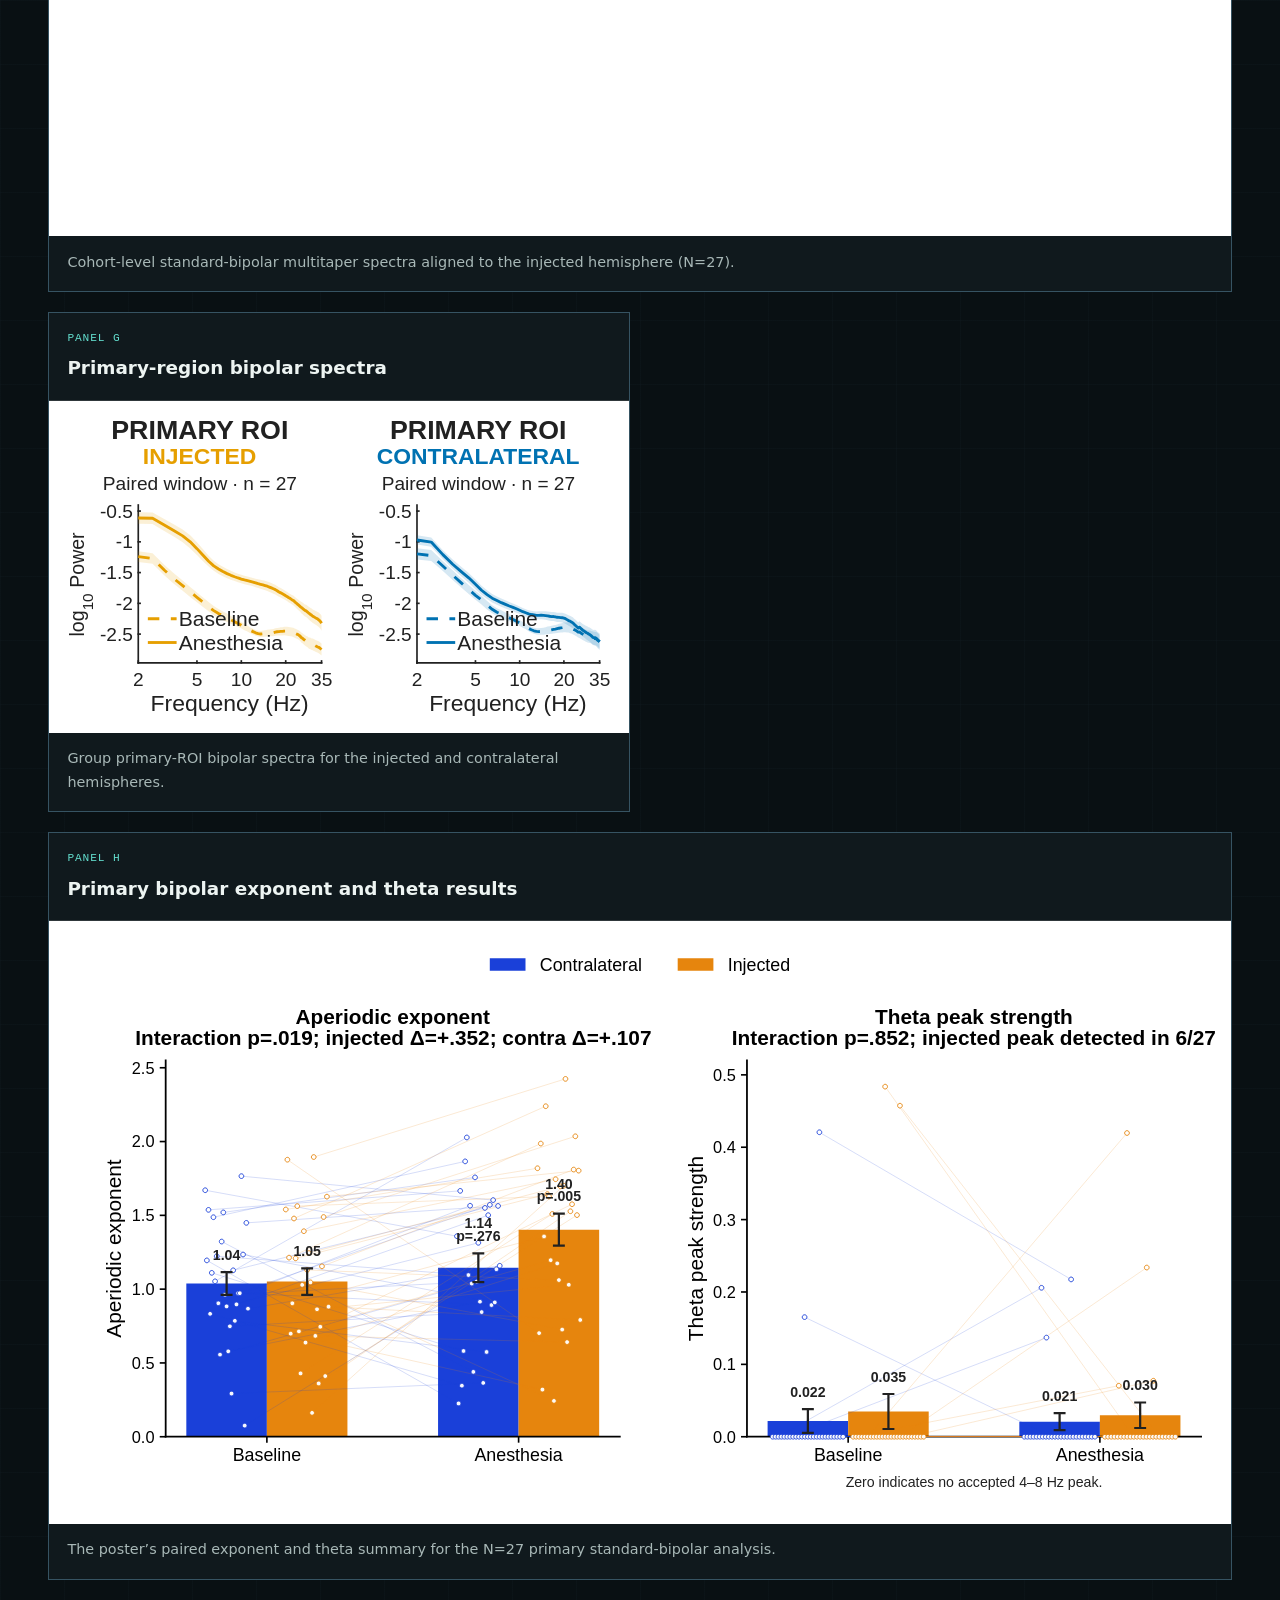
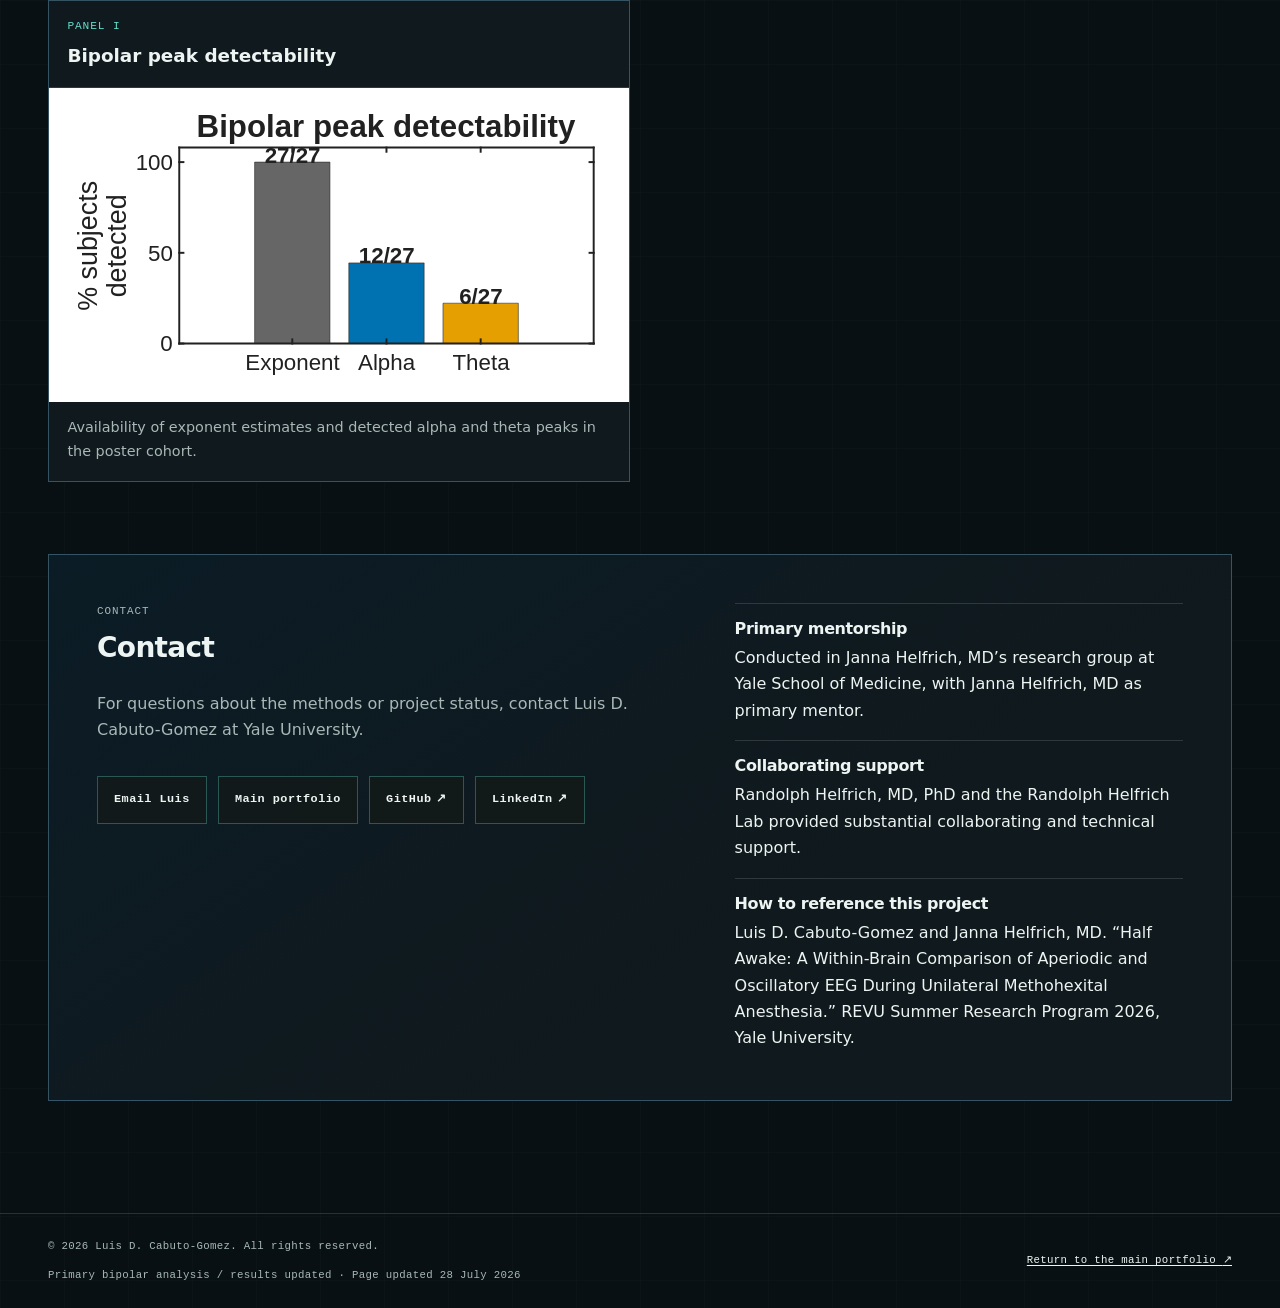
<file: wada/index.html>
<!doctype html>
<html lang="en">
<head>
  <meta charset="utf-8">
  <meta name="viewport" content="width=device-width, initial-scale=1">
  <title>Half Awake | Wada EEG Project | Luis D. Cabuto-Gomez</title>
  <meta name="description" content="Half Awake examines aperiodic and oscillatory EEG changes during unilateral methohexital anesthesia using a standard-bipolar, within-participant hemispheric contrast.">
  <meta name="author" content="Luis D. Cabuto-Gomez">
  <meta name="robots" content="index, follow">
  <meta name="theme-color" content="#0a1114">

  <link rel="canonical" href="https://ldcabutogomez.github.io/wada/">
  <link rel="icon" href="../assets/favicon.svg" type="image/svg+xml">

  <meta property="og:title" content="Half Awake | Wada EEG Project">
  <meta property="og:description" content="A primary standard-bipolar analysis of aperiodic and oscillatory EEG during unilateral methohexital anesthesia.">
  <meta property="og:type" content="website">
  <meta property="og:locale" content="en_US">
  <meta property="og:url" content="https://ldcabutogomez.github.io/wada/">
  <meta property="og:site_name" content="Luis Cabuto">
  <meta property="og:image" content="https://ldcabutogomez.github.io/assets/wada/half-awake-social-card.png">
  <meta property="og:image:type" content="image/png">
  <meta property="og:image:width" content="1200">
  <meta property="og:image:height" content="630">
  <meta property="og:image:alt" content="Half Awake title card describing a primary bipolar EEG analysis of a within-participant hemispheric perturbation.">
  <meta name="twitter:card" content="summary_large_image">
  <meta name="twitter:title" content="Half Awake | Wada EEG Project">
  <meta name="twitter:description" content="A primary standard-bipolar analysis of aperiodic and oscillatory EEG during unilateral methohexital anesthesia.">
  <meta name="twitter:image" content="https://ldcabutogomez.github.io/assets/wada/half-awake-social-card.png">
  <meta name="twitter:image:alt" content="Half Awake title card describing a primary bipolar EEG analysis of a within-participant hemispheric perturbation.">

  <script type="application/ld+json">
{
    "@context": "https://schema.org",
    "@type": "WebPage",
    "name": "Half Awake: A Within-Brain Comparison of Aperiodic and Oscillatory EEG During Unilateral Methohexital Anesthesia",
    "description": "Half Awake examines aperiodic and oscillatory EEG changes during unilateral methohexital anesthesia using a standard-bipolar, within-participant hemispheric contrast.",
    "url": "https://ldcabutogomez.github.io/wada/",
    "author": {
        "@type": "Person",
        "name": "Luis D. Cabuto-Gomez",
        "affiliation": {
            "@type": "CollegeOrUniversity",
            "name": "Yale University"
        }
    },
    "contributor": {
        "@type": "Person",
        "name": "Janna Helfrich, MD",
        "affiliation": {
            "@type": "CollegeOrUniversity",
            "name": "Yale School of Medicine"
        }
    }
}
  </script>

  <link rel="stylesheet" href="../style.css">
  <link rel="stylesheet" href="wada.css">
  <script src="../script.js" defer></script>
</head>

<body class="wada-page" id="top">
  <a class="skip-link" href="#main-content">Skip to main content</a>

  <header class="site-header wada-header">
    <nav class="nav shell" aria-label="Wada project navigation">
      <a class="wordmark" href="../" aria-label="Return to Luis Cabuto’s portfolio">
        <span class="wordmark-mark" aria-hidden="true">W</span>
        <span class="wordmark-text">Wada EEG</span>
      </a>

      <button class="nav-toggle" type="button" aria-expanded="false" aria-controls="nav-menu">
        <span class="nav-toggle-label">Menu</span>
        <span class="nav-toggle-icon" aria-hidden="true"></span>
      </button>

      <div class="nav-menu" id="nav-menu">
        <a class="wada-back-link" href="../">← Portfolio</a>
        <a href="#question">Question</a>
        <a href="#design">Design</a>
        <a href="#findings">Findings</a>
        <a href="#status">Status</a>
      </div>
    </nav>
  </header>

  <main id="main-content">
    <header class="wada-hero shell" aria-labelledby="wada-title">
      <div class="wada-hero-copy">
        <h1 id="wada-title">Half Awake</h1>
        <p class="wada-subtitle">Primary bipolar EEG analysis of a rare within-participant hemispheric perturbation</p>
        <p class="wada-poster-title">A Within-Brain Comparison of Aperiodic and Oscillatory EEG During Unilateral Methohexital Anesthesia</p>

        <div class="wada-actions" id="hero-actions" aria-label="Project actions">
          <a class="button button-primary" href="../assets/wada/poster/wada-eeg-poster.pdf" download>View Full Poster</a>
          <a class="button button-primary" href="#findings">Read the Findings</a>
          <a class="button" href="mailto:luis.cabuto@yale.edu?subject=Wada%20EEG%20project">Contact Luis</a>
        </div>
      </div>

      <div class="hero-snapshot">
        <div class="takeaway-card">
          <p class="card-kicker">Primary result</p>
          <h2 id="takeaway-title">The sedated hemisphere's exponent steepened, while the contralateral side did not.</h2>
          <p class="takeaway-statement">In a sample of 27 participants, the standard-bipolar aperiodic exponent showed a positive injected-minus-contralateral interaction.</p>
          <p class="takeaway-note">The mean interaction was 0.245 exponent units (95% CI 0.043–0.447; raw two-sided p=.019) in the primary standard-bipolar analysis.</p>
          <p class="takeaway-calibration">Following injection, exponent steepening was consistently greater in the injected hemisphere than in the contralateral hemisphere. This statistically significant difference (raw two-sided p=.019) supports a localized anesthetic effect rather than a bilateral recording artifact.</p>
        </div>
        <div class="schematic-shell" aria-labelledby="schematic-title">
          <p class="card-kicker">Study design</p>
          <h2 id="schematic-title">One injection, two signals</h2>
          <figure class="design-schematic-figure">
            <svg class="design-schematic" viewBox="0 0 720 420" role="img" aria-labelledby="design-schematic-title design-schematic-description">
              <title id="design-schematic-title">Within-participant Wada EEG design</title>
              <desc id="design-schematic-description">A carotid injection points toward one injected hemisphere while the contralateral hemisphere is recorded simultaneously. A qualitative timeline marks baseline, injection, peak, and recovery windows.</desc>
              <defs>
                <marker id="schematic-arrow" viewBox="0 0 10 10" refX="8" refY="5" markerWidth="8" markerHeight="8" orient="auto-start-reverse">
                  <path d="M0 0l10 5-10 5z" class="schematic-arrowhead"/>
                </marker>
              </defs>

              <rect class="schematic-canvas" x="1" y="1" width="718" height="418" rx="20"/>

              <g aria-hidden="true">
                <g class="schematic-syringe" transform="translate(54 92) rotate(-8)">
                  <rect x="0" y="0" width="84" height="38" rx="6"/>
                  <line x1="18" y1="8" x2="18" y2="30"/>
                  <line x1="84" y1="19" x2="126" y2="19"/>
                  <line x1="-18" y1="19" x2="0" y2="19"/>
                  <line x1="-18" y1="5" x2="-18" y2="33"/>
                </g>
                <path class="schematic-injection-line" d="M176 112C225 116 245 137 278 174" marker-end="url(#schematic-arrow)"/>

                <path class="schematic-vessel" d="M317 238c-10-40-7-78 7-112M317 238c25-28 42-63 50-104M317 238c-35-24-58-56-70-96"/>
                <circle class="schematic-injection-point" cx="317" cy="238" r="8"/>

                <path class="schematic-hemisphere schematic-hemisphere-injected" d="M354 51c-77 0-124 61-124 139 0 72 44 128 124 128z"/>
                <path class="schematic-hemisphere schematic-hemisphere-contralateral" d="M366 51c77 0 124 61 124 139 0 72-44 128-124 128z"/>
                <path class="schematic-midline" d="M360 53v263"/>
              </g>

              <text class="schematic-label schematic-label-injected" x="292" y="176" text-anchor="middle">Injected</text>
              <text class="schematic-label schematic-label-injected" x="292" y="201" text-anchor="middle">hemisphere</text>
              <text class="schematic-label" x="428" y="176" text-anchor="middle">Contralateral</text>
              <text class="schematic-label" x="428" y="201" text-anchor="middle">hemisphere</text>
              <text class="schematic-kicker" x="56" y="62">CAROTID INJECTION</text>
              <text class="schematic-kicker" x="360" y="36" text-anchor="middle">SIMULTANEOUS EEG</text>

              <g class="schematic-timeline" aria-hidden="true">
                <line class="schematic-timeline-base" x1="64" y1="359" x2="656" y2="359"/>
                <line class="schematic-window-baseline" x1="64" y1="359" x2="226" y2="359"/>
                <line class="schematic-window-peak" x1="226" y1="359" x2="432" y2="359"/>
                <line class="schematic-window-recovery" x1="432" y1="359" x2="656" y2="359"/>
                <circle class="schematic-injection-point" cx="226" cy="359" r="8"/>
                <line class="schematic-tick" x1="226" y1="339" x2="226" y2="379"/>
              </g>
              <text class="schematic-timeline-label" x="64" y="397">Baseline</text>
              <text class="schematic-timeline-label" x="226" y="329" text-anchor="middle">Injection</text>
              <text class="schematic-timeline-label schematic-label-injected" x="329" y="397" text-anchor="middle">Peak window</text>
              <text class="schematic-timeline-label" x="544" y="397" text-anchor="middle">Recovery window</text>
            </svg>
            <figcaption>One hemisphere receives the injection; both hemispheres remain in the same recording and participant-level contrast.</figcaption>
          </figure>
        </div>
      </div>

      <aside class="wada-identity" aria-labelledby="project-team-title">
        <p class="card-kicker">Project team</p>
        <h2 id="project-team-title">Luis D. Cabuto-Gomez</h2>
        <dl id="identity-list">
          <div>
            <dt>Affiliation</dt>
            <dd>Yale University</dd>
          </div>
          <div>
            <dt>Program</dt>
            <dd>REVU Summer Research Program 2026</dd>
          </div>
          <div>
            <dt>Primary mentor</dt>
            <dd>Janna Helfrich, MD (Yale School of Medicine)</dd>
          </div>
          <div>
            <dt>Research group</dt>
            <dd>Janna Helfrich, MD’s research group</dd>
          </div>
          <div>
            <dt>Supporting lab</dt>
            <dd>Randolph Helfrich, MD, PhD / Randolph Helfrich Lab (collaborating and technical support)</dd>
          </div>
        </dl>
      </aside>
    </header>

    <section class="wada-section shell" id="question" aria-labelledby="logic-title" data-nav-section>
      <header class="question-intro">
        <p class="card-kicker">The question</p>
        <h2 id="logic-title">One perturbation, two hemispheres</h2>
        <p>A concise map from the clinical procedure to the analysis contrast.</p>
      </header>
      <ol class="logic-flow" id="logic-flow">
        <li class="logic-step">
          <span class="logic-number">01</span>
          <h3>Unilateral anesthesia</h3>
          <p>Methohexital is administered through one carotid artery to produce temporary, predominantly unilateral cerebral anesthesia.</p>
        </li>
        <li class="logic-step">
          <span class="logic-number">02</span>
          <h3>Two conditions</h3>
          <p>EEG is compared between baseline and anesthesia within each hemisphere of the same participant.</p>
        </li>
        <li class="logic-step">
          <span class="logic-number">03</span>
          <h3>Two hemispheres</h3>
          <p>Baseline-to-anesthesia change is estimated separately for the injected and contralateral sides.</p>
        </li>
        <li class="logic-step">
          <span class="logic-number">04</span>
          <h3>Difference of differences</h3>
          <p>The contralateral change is subtracted from the injected-side change to test for a lateralized interaction.</p>
        </li>
        <li class="logic-step">
          <span class="logic-number">05</span>
          <h3>Candidate features</h3>
          <p>The same bipolar contrast is applied to aperiodic exponent, theta peak strength, and descriptive aperiodic offset.</p>
        </li>
      </ol>
      <aside class="within-brain-note" aria-labelledby="within-brain-title">
        <p class="card-kicker">Within-brain design</p>
        <h3 id="within-brain-title">Each participant provides a simultaneous comparison</h3>
        <p>Each participant contributes baseline and anesthesia measurements from both hemispheres. The principal interaction is [(anesthesia − baseline) injected] − [(anesthesia − baseline) contralateral]. The contralateral hemisphere is a simultaneous within-participant comparator, not an untreated or unaffected control.</p>
      </aside>
      <div class="question-detail-heading">
        <h3 id="question-title">What signal is spatially specific?</h3>
        <p>Does the aperiodic EEG exponent change more after unilateral methohexital administration in the injected hemisphere than in the contralateral hemisphere, and does oscillatory theta peak strength show the same pattern?</p>
      </div>
      <div class="question-grid" id="question-grid">
        <article class="question-card">
          <h3>A rare natural experiment</h3>
          <p>The Wada procedure temporarily perturbs one hemisphere while EEG is recorded from both sides, enabling a within-participant comparison.</p>
        </article>
        <article class="question-card">
          <h3>A challenging clinical signal</h3>
          <p>Movement, muscle activity, arousal, and behavioral testing can create broadband changes that are shared across hemispheres.</p>
        </article>
        <article class="question-card">
          <h3>Background and peaks</h3>
          <p>Spectral parameterization separates the aperiodic background from detected oscillatory peaks instead of treating every power shift as rhythmic activity.</p>
        </article>
        <article class="question-card">
          <h3>Lateralization, not an untreated control</h3>
          <p>The injected-minus-contralateral interaction asks whether change follows the injected side; it does not assume the other hemisphere is unaffected.</p>
        </article>
      </div>
    </section>

    <section class="wada-section shell design-section" id="design" aria-labelledby="methods-title" data-nav-section>
      <div class="wada-section-heading">
        <div>
          <p class="section-index">01 / Design</p>
          <h2 id="methods-title">From clinical EEG to a within-brain contrast</h2>
        </div>
        <p>The current pipeline centers the predefined standard-bipolar montage and a paired, within-participant interaction.</p>
      </div>
      <div class="method-grid" id="method-grid">
        <article class="method-card">
          <p class="card-kicker">Clinical context</p>
          <h3>Wada procedure</h3>
          <p>Methohexital is administered through one carotid artery to produce temporary, predominantly unilateral cerebral anesthesia while EEG is recorded from both hemispheres.</p>
        </article>
        <article class="method-card">
          <p class="card-kicker">Signal preparation</p>
          <h3>EEG preprocessing</h3>
          <p>A fixed 23-channel scalp set is retained after Fp1, Fp2, and nonstandard channels are removed. Supported 512-Hz recordings are resampled to 256 Hz; continuous data are demeaned, linearly detrended, and high-pass filtered at 0.5 Hz.</p>
        </article>
        <article class="method-card">
          <p class="card-kicker">Quality control</p>
          <h3>Artifact handling</h3>
          <p>Four-second epochs are flagged using robust and absolute peak-to-peak amplitude criteria and then manually reviewed in an additional artifact-review step. Manually curated baseline and anesthesia recordings require at least 50 seconds per condition.</p>
        </article>
        <article class="method-card">
          <p class="card-kicker">Primary montage</p>
          <h3>Standard bipolar signals</h3>
          <p>A predefined 12-pair bipolar montage is derived from cleaned continuous data before epoch construction. Each signal is the first electrode minus the second, and pair laterality is aligned to the injected side.</p>
        </article>
        <article class="method-card">
          <p class="card-kicker">Primary region</p>
          <h3>Tier-1 bipolar ROI</h3>
          <p>The primary parasagittal region uses F3–C3 and C3–P3 on the left and F4–C4 and C4–P4 on the right. The injection side determines which pair set is labeled injected or contralateral.</p>
        </article>
        <article class="method-card">
          <p class="card-kicker">Analysis windows</p>
          <h3>Paired accepted segments</h3>
          <p>The source baseline spans up to 180 seconds before injection and ends 10 seconds before it; anesthesia source data begin 15 seconds after injection. Accepted whole segments are accumulated toward a 100-second target without splitting boundary segments.</p>
        </article>
        <article class="method-card">
          <p class="card-kicker">Spectral estimator</p>
          <h3>Multitaper spectra</h3>
          <p>FieldTrip DPSS multitaper spectra use 2-Hz smoothing, a 0.5-Hz frequency grid, and 180-second padding. Spectra are estimated per accepted segment and averaged in linear power using segment duration as the weight.</p>
        </article>
        <article class="method-card">
          <p class="card-kicker">Spectral model</p>
          <h3>Aperiodic and periodic features</h3>
          <p>Fixed-mode FOOOF fitting separates aperiodic exponent and offset from detected peaks. Fits use 2–35 Hz or 2–25 Hz according to acquisition hardware, with theta defined as the strongest accepted peak from 4–8 Hz.</p>
        </article>
        <article class="method-card">
          <p class="card-kicker">Primary inference</p>
          <h3>Within-participant group test</h3>
          <p>The primary exponent result uses a two-sided paired t test of the injected-minus-contralateral interaction. The displayed p-value is raw, and the saved aggregate result does not provide a standardized effect size.</p>
        </article>
      </div>
    </section>

    <section class="wada-section shell findings-section" id="findings" aria-labelledby="results-title" data-nav-section>
      <header class="findings-heading">
        <p class="section-index">02 / Findings</p>
        <h2 id="results-title">What the numbers show, and what they do not</h2>
        <p>The exponent effect held. The oscillatory measures did not.</p>
      </header>
      <div class="result-grid" id="result-grid">
        <article class="result-card">
          <p class="card-kicker">Primary analysis · standard bipolar</p>
          <h3>Aperiodic exponent showed an injected-side interaction</h3>
          <p class="result-statement">After anesthesia, the aperiodic exponent increased more on the injected side than on the contralateral side in the standard-bipolar analysis.</p>
          <p class="result-metric" aria-label="Supporting metrics: N=27 · mean interaction=0.245 · 95% CI 0.043–0.447 · t(26)=2.49 · raw two-sided p=.019">N=27 · mean interaction=0.245 · 95% CI 0.043–0.447 · t(26)=2.49 · raw two-sided p=.019</p>
          <p class="result-plan">The primary result is a two-sided paired t test of the injected-minus-contralateral interaction; the displayed p-value is raw and no standardized effect size is available in the saved aggregate result.</p>
          <p class="result-interpretation">The primary bipolar analysis supports a positive lateralized exponent change.</p>
        </article>
        <article class="result-card">
          <p class="card-kicker">Oscillatory comparison</p>
          <h3>Theta did not show the same interaction</h3>
          <p class="result-statement">Theta peak strength changed little on either side and did not show evidence of an injected-versus-contralateral difference.</p>
          <p class="result-metric" aria-label="Supporting metrics: N=27 · mean interaction=−0.0042 · raw two-sided p=.852 · confidence interval not available">N=27 · mean interaction=−0.0042 · raw two-sided p=.852 · confidence interval not available</p>
          <p class="result-plan">Theta was evaluated as a comparison endpoint using the same injected-minus-contralateral logic; its saved aggregate result does not include a confidence interval.</p>
          <p class="result-interpretation">The current cohort does not provide statistical evidence for a theta peak-strength interaction.</p>
          <p class="result-caution"><strong>Caution: </strong>An injected-side theta peak was detected in only 6 of 27 participants, and nondetection is encoded as zero.</p>
        </article>
        <article class="result-card">
          <p class="card-kicker">Descriptive broadband feature</p>
          <h3>Aperiodic offset showed a positive direction</h3>
          <p class="result-statement">The bipolar aperiodic offset had a positive average injected-minus-contralateral interaction.</p>
          <p class="result-metric" aria-label="Supporting metrics: N=27 · mean interaction=0.721 · SD=0.478 · 26 positive / 1 negative · no inferential p-value">N=27 · mean interaction=0.721 · SD=0.478 · 26 positive / 1 negative · no inferential p-value</p>
          <p class="result-plan">Offset was summarized descriptively; no current hypothesis test, confidence interval, or multiplicity correction is available.</p>
          <p class="result-interpretation">The direction is notable as a descriptive broadband-power pattern, not as confirmed statistical evidence.</p>
        </article>
        <article class="result-card">
          <p class="card-kicker">Descriptive signal availability</p>
          <h3>Exponent estimates were more consistently available</h3>
          <p class="result-statement">By the nature of the aperiodic fit, a spectral exponent is available as a measurable metric for every fitted participant, whereas theta availability depends on whether the peak-detection rule identifies a peak.</p>
          <p class="result-metric" aria-label="Supporting metrics: N=27 · exponent fits=27/27 · injected-side theta detected=6/27 · descriptive only">N=27 · exponent fits=27/27 · injected-side theta detected=6/27 · descriptive only</p>
          <p class="result-plan">Availability was summarized descriptively; the exponent&#39;s lateralization was tested separately using the injected-minus-contralateral interaction.</p>
          <p class="result-interpretation">The exponent was tested to determine whether it lateralized with the injected-side pharmacodynamics of methohexital.</p>
          <p class="result-caution"><strong>Caution: </strong>Availability alone does not imply that the metric is meaningful. Therefore, we tested whether the baseline-to-anesthesia change in aperiodic spectral exponent differed between the injected and contralateral hemispheres during the Wada procedure, and applied the same lateralized interaction test to theta peak strength.</p>
        </article>
      </div>
    </section>

    <section class="wada-section shell status-section" id="status" aria-labelledby="status-title" data-nav-section>
      <div class="status-heading">
        <p class="card-kicker">Status and contact</p>
        <h2 id="status-title">Status and contact</h2>
        <p class="wada-status status-current"><span class="status-dot" aria-hidden="true"></span><span>Primary bipolar analysis / results updated</span></p>
      </div>

      <div class="poster-figures" aria-labelledby="figures-title">
        <header class="poster-figures-heading">
          <h3 id="figures-title">Figures from the final poster</h3>
        </header>
        <div class="poster-figure-grid" id="figures">
          <figure class="poster-figure poster-figure-layout-wide" id="panel-a">
            <header class="poster-figure-header">
              <p>Panel A</p>
              <h4>Raw EEG around injection</h4>
            </header>
            <div class="poster-figure-media poster-figure-media-wide">
              <a class="poster-figure-image" href="../assets/wada/figures/poster/panel-a-waveform.svg" aria-label="Open panel A image at full size">
                <img src="../assets/wada/figures/poster/panel-a-waveform.svg" width="969" height="322" loading="lazy" decoding="async" alt="Three raw EEG traces labeled F4, C4, and P4 around injection at time zero, with larger slow activity afterward.">
              </a>
            </div>
            <figcaption>Single-participant raw EEG traces surrounding methohexital injection.</figcaption>
          </figure>
          <figure class="poster-figure poster-figure-layout-paired" id="panel-b">
            <header class="poster-figure-header">
              <p>Panel B</p>
              <h4>Injected and contralateral spectral fits</h4>
            </header>
            <div class="poster-figure-media poster-figure-media-paired">
              <a class="poster-figure-image" href="../assets/wada/figures/poster/panel-b-injected-fit.svg" aria-label="Open panel B image at full size">
                <img src="../assets/wada/figures/poster/panel-b-injected-fit.svg" width="290" height="322" loading="lazy" decoding="async" alt="Injected-region log-power spectra with baseline and anesthesia fits.">
              </a>
              <a class="poster-figure-image" href="../assets/wada/figures/poster/panel-b-contralateral-fit.svg" aria-label="Open panel B image at full size">
                <img src="../assets/wada/figures/poster/panel-b-contralateral-fit.svg" width="290" height="322" loading="lazy" decoding="async" alt="Contralateral-region log-power spectra with baseline and anesthesia fits.">
              </a>
            </div>
            <figcaption>Single-participant Tier-1 bipolar spectral fits from the injected and contralateral regions.</figcaption>
          </figure>
          <figure class="poster-figure poster-figure-layout-wide" id="panel-c">
            <header class="poster-figure-header">
              <p>Panel C</p>
              <h4>Single-participant peri-injection spectra</h4>
            </header>
            <div class="poster-figure-media poster-figure-media-wide">
              <a class="poster-figure-image" href="../assets/wada/figures/poster/panel-c-subject-multitaper.png" aria-label="Open panel C image at full size">
                <img src="../assets/wada/figures/poster/panel-c-subject-multitaper.png" width="8071" height="4730" loading="lazy" decoding="async" alt="Two time-frequency heat maps for injected and contralateral regions around injection at time zero.">
              </a>
            </div>
            <figcaption>Time-resolved bipolar multitaper spectra for the injected and contralateral regions in the poster’s single-participant example.</figcaption>
          </figure>
          <figure class="poster-figure poster-figure-layout-quad" id="panels-d-e">
            <header class="poster-figure-header">
              <p>Panel D–E</p>
              <h4>Alpha and delta CSD topographies</h4>
            </header>
            <div class="poster-figure-media poster-figure-media-quad">
              <a class="poster-figure-image" href="../assets/wada/figures/poster/panel-d-alpha-baseline.png" aria-label="Open panel D–E image at full size">
                <img src="../assets/wada/figures/poster/panel-d-alpha-baseline.png" width="2400" height="2255" loading="lazy" decoding="async" alt="CSD alpha-power scalp topography at baseline.">
              </a>
              <a class="poster-figure-image" href="../assets/wada/figures/poster/panel-d-alpha-anesthesia.png" aria-label="Open panel D–E image at full size">
                <img src="../assets/wada/figures/poster/panel-d-alpha-anesthesia.png" width="2400" height="2255" loading="lazy" decoding="async" alt="CSD alpha-power scalp topography during anesthesia.">
              </a>
              <a class="poster-figure-image" href="../assets/wada/figures/poster/panel-e-delta-baseline.png" aria-label="Open panel D–E image at full size">
                <img src="../assets/wada/figures/poster/panel-e-delta-baseline.png" width="2400" height="2255" loading="lazy" decoding="async" alt="CSD delta-power scalp topography at baseline.">
              </a>
              <a class="poster-figure-image" href="../assets/wada/figures/poster/panel-e-delta-anesthesia.png" aria-label="Open panel D–E image at full size">
                <img src="../assets/wada/figures/poster/panel-e-delta-anesthesia.png" width="2400" height="2255" loading="lazy" decoding="async" alt="CSD delta-power scalp topography during anesthesia.">
              </a>
            </div>
            <figcaption>The poster’s CSD scalp topographies provide spatial visualization for alpha and delta power at baseline and during anesthesia; no CSD numerical result is reported here.</figcaption>
          </figure>
          <figure class="poster-figure poster-figure-layout-wide" id="panel-f">
            <header class="poster-figure-header">
              <p>Panel F</p>
              <h4>Group peri-injection spectra</h4>
            </header>
            <div class="poster-figure-media poster-figure-media-wide">
              <a class="poster-figure-image" href="../assets/wada/figures/poster/panel-f-group-multitaper.png" aria-label="Open panel F image at full size">
                <img src="../assets/wada/figures/poster/panel-f-group-multitaper.png" width="8071" height="4730" loading="lazy" decoding="async" alt="Two cohort time-frequency heat maps for injected and contralateral regions around injection at time zero.">
              </a>
            </div>
            <figcaption>Cohort-level standard-bipolar multitaper spectra aligned to the injected hemisphere (N=27).</figcaption>
          </figure>
          <figure class="poster-figure poster-figure-layout-paired" id="panel-g">
            <header class="poster-figure-header">
              <p>Panel G</p>
              <h4>Primary-region bipolar spectra</h4>
            </header>
            <div class="poster-figure-media poster-figure-media-paired">
              <a class="poster-figure-image" href="../assets/wada/figures/poster/panel-g-injected-psd.svg" aria-label="Open panel G image at full size">
                <img src="../assets/wada/figures/poster/panel-g-injected-psd.svg" width="290" height="322" loading="lazy" decoding="async" alt="Group injected-hemisphere log-power spectra at baseline and during anesthesia.">
              </a>
              <a class="poster-figure-image" href="../assets/wada/figures/poster/panel-g-contralateral-psd.svg" aria-label="Open panel G image at full size">
                <img src="../assets/wada/figures/poster/panel-g-contralateral-psd.svg" width="290" height="322" loading="lazy" decoding="async" alt="Group contralateral-hemisphere log-power spectra at baseline and during anesthesia.">
              </a>
            </div>
            <figcaption>Group primary-ROI bipolar spectra for the injected and contralateral hemispheres.</figcaption>
          </figure>
          <figure class="poster-figure poster-figure-layout-wide" id="panel-h">
            <header class="poster-figure-header">
              <p>Panel H</p>
              <h4>Primary bipolar exponent and theta results</h4>
            </header>
            <div class="poster-figure-media poster-figure-media-wide">
              <a class="poster-figure-image" href="../assets/wada/figures/poster/panel-h-exponent-theta.svg" aria-label="Open panel H image at full size">
                <img src="../assets/wada/figures/poster/panel-h-exponent-theta.svg" width="778" height="389" loading="lazy" decoding="async" alt="Paired baseline and anesthesia plots for injected and contralateral aperiodic exponent and theta peak strength.">
              </a>
            </div>
            <figcaption>The poster’s paired exponent and theta summary for the N=27 primary standard-bipolar analysis.</figcaption>
          </figure>
          <figure class="poster-figure poster-figure-layout-standard" id="panel-i">
            <header class="poster-figure-header">
              <p>Panel I</p>
              <h4>Bipolar peak detectability</h4>
            </header>
            <div class="poster-figure-media poster-figure-media-standard">
              <a class="poster-figure-image" href="../assets/wada/figures/poster/panel-i-peak-detectability.svg" aria-label="Open panel I image at full size">
                <img src="../assets/wada/figures/poster/panel-i-peak-detectability.svg" width="497" height="259" loading="lazy" decoding="async" alt="Bar chart showing exponent estimates for 27 of 27 participants, alpha peaks for 12 of 27, and theta peaks for 6 of 27.">
              </a>
            </div>
            <figcaption>Availability of exponent estimates and detected alpha and theta peaks in the poster cohort.</figcaption>
          </figure>
        </div>
      </div>

      <div class="contact-panel">
        <div>
          <p class="card-kicker">Contact</p>
          <h3 id="contact-title">Contact</h3>
          <p>For questions about the methods or project status, contact Luis D. Cabuto-Gomez at Yale University.</p>
          <div class="contact-links" id="contact-links">
            <a class="button" href="mailto:luis.cabuto@yale.edu?subject=Wada%20EEG%20project">Email Luis</a>
            <a class="button" href="../">Main portfolio</a>
            <a class="button" href="https://github.com/ldcabutogomez" target="_blank" rel="noopener">GitHub <span aria-hidden="true">↗</span><span class="sr-only"> (opens in a new tab)</span></a>
            <a class="button" href="https://www.linkedin.com/in/luis-cabuto/" target="_blank" rel="noopener">LinkedIn <span aria-hidden="true">↗</span><span class="sr-only"> (opens in a new tab)</span></a>
          </div>
        </div>
        <div class="attribution-list">
          <div>
            <h3>Primary mentorship</h3>
            <p>Conducted in Janna Helfrich, MD’s research group at Yale School of Medicine, with Janna Helfrich, MD as primary mentor.</p>
          </div>
          <div>
            <h3>Collaborating support</h3>
            <p>Randolph Helfrich, MD, PhD and the Randolph Helfrich Lab provided substantial collaborating and technical support.</p>
          </div>
          <div>
            <h3>How to reference this project</h3>
            <p>Luis D. Cabuto-Gomez and Janna Helfrich, MD. “Half Awake: A Within-Brain Comparison of Aperiodic and Oscillatory EEG During Unilateral Methohexital Anesthesia.” REVU Summer Research Program 2026, Yale University.</p>
          </div>
        </div>
      </div>
    </section>

    <noscript>
      <div class="noscript-note shell">All project content is available above. JavaScript is used only for navigation enhancements.</div>
    </noscript>
  </main>

  <footer class="site-footer">
    <div class="shell wada-footer-inner">
      <p>© 2026 Luis D. Cabuto-Gomez. All rights reserved.</p>
      <p>Primary bipolar analysis / results updated · Page updated 28 July 2026</p>
      <a href="../">Return to the main portfolio <span aria-hidden="true">↗</span></a>
    </div>
  </footer>
</body>
</html>
</file>
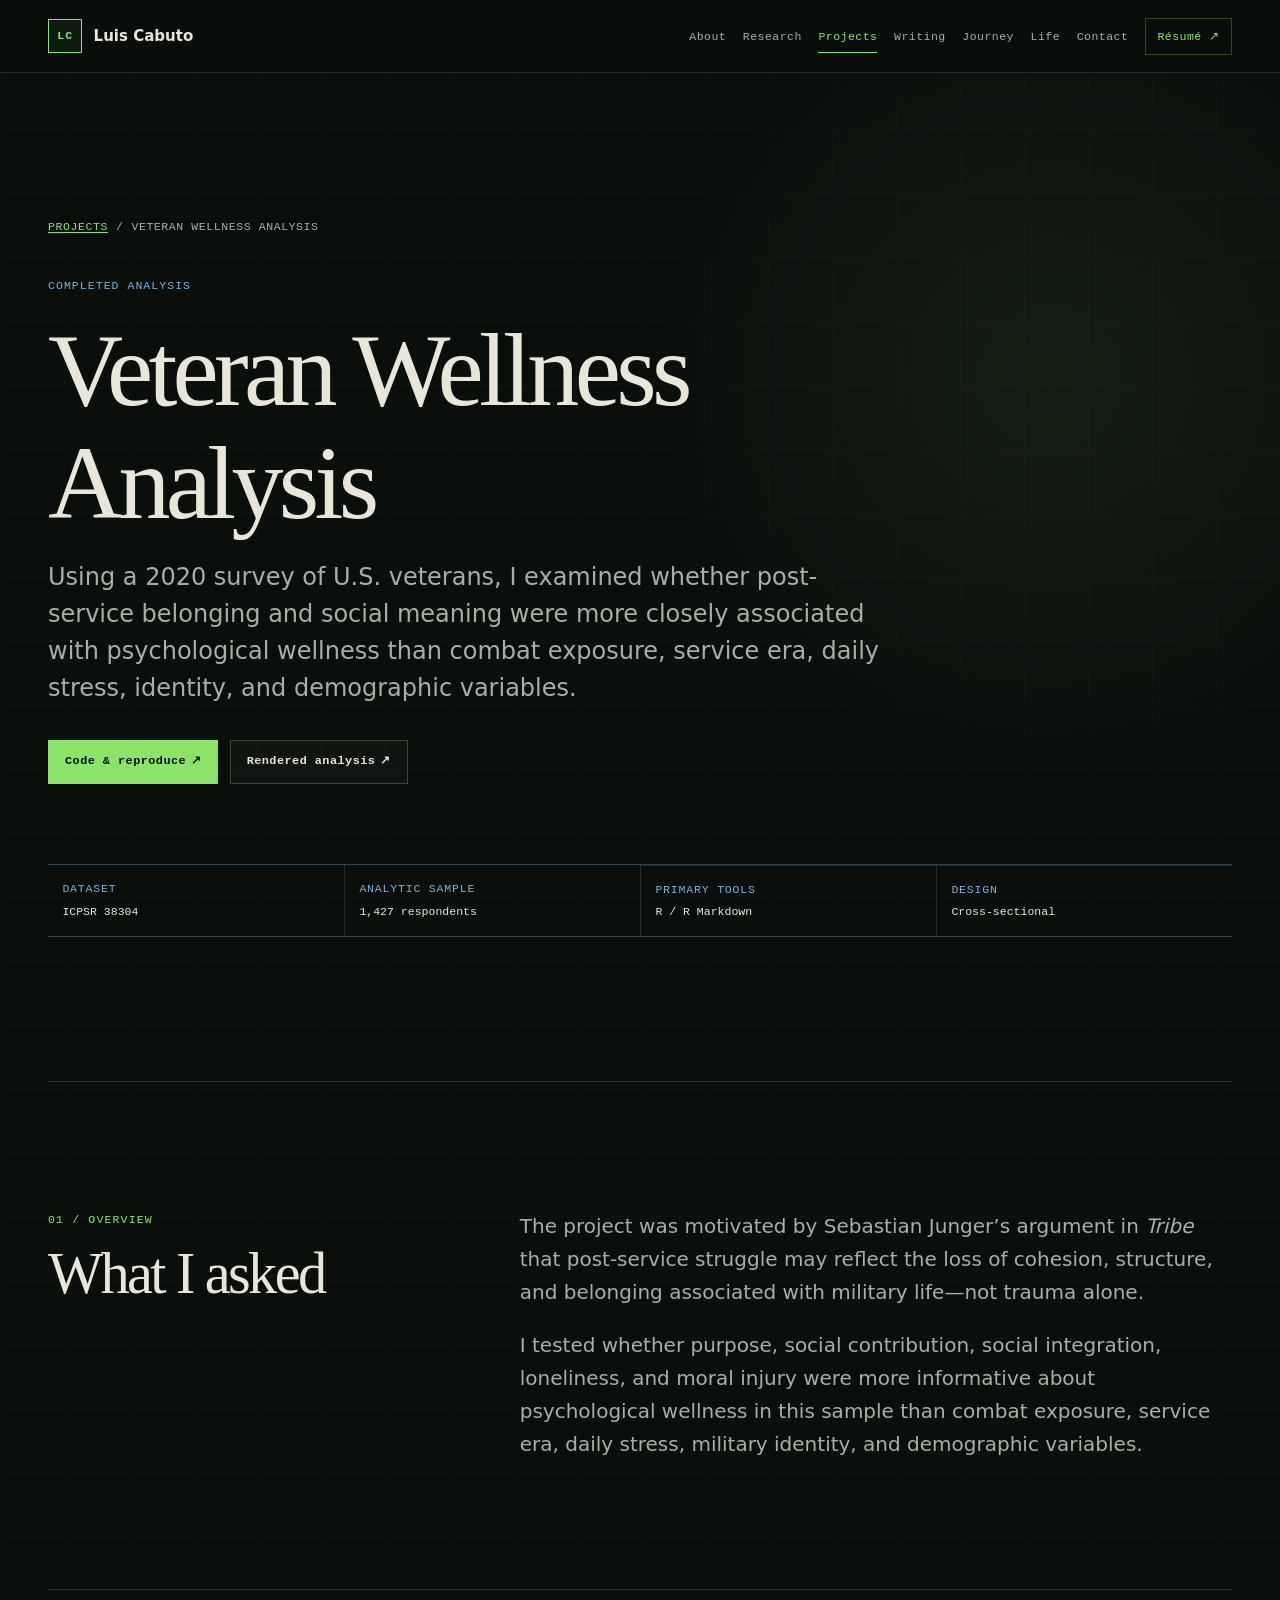
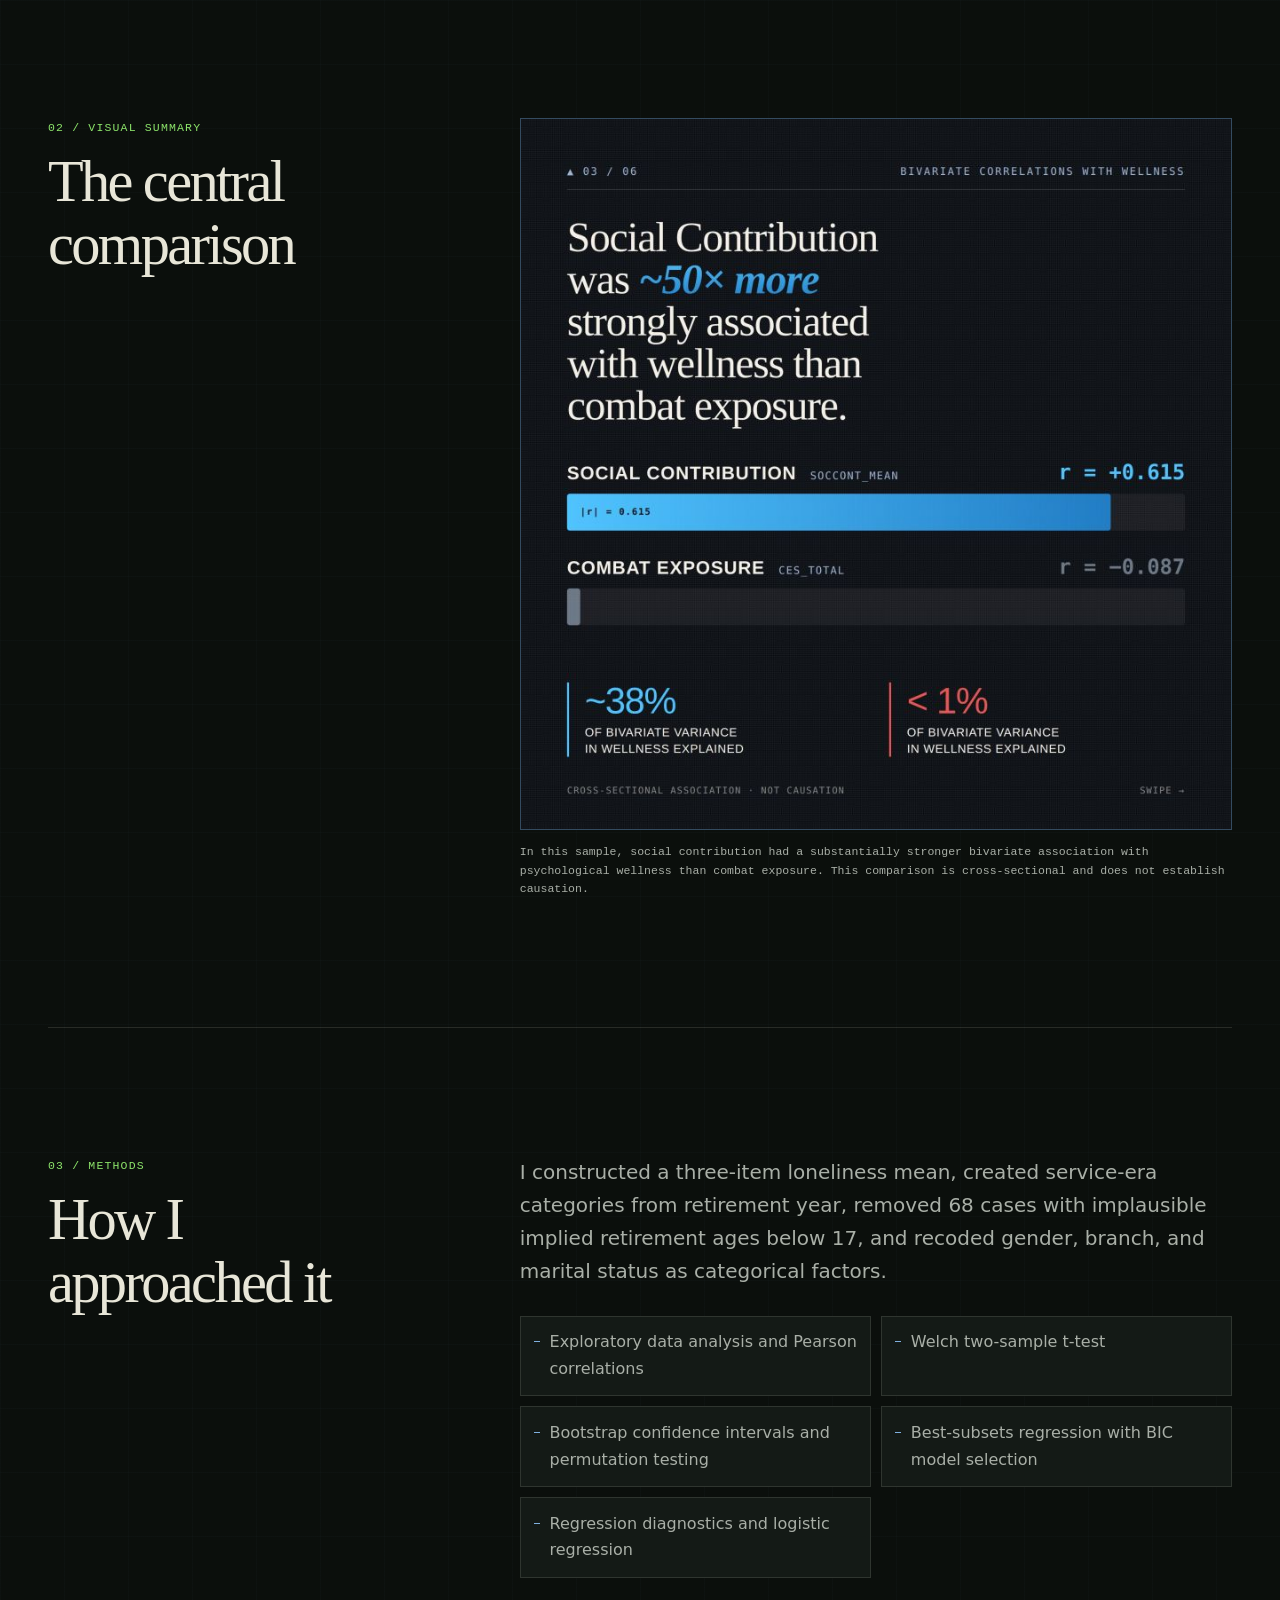
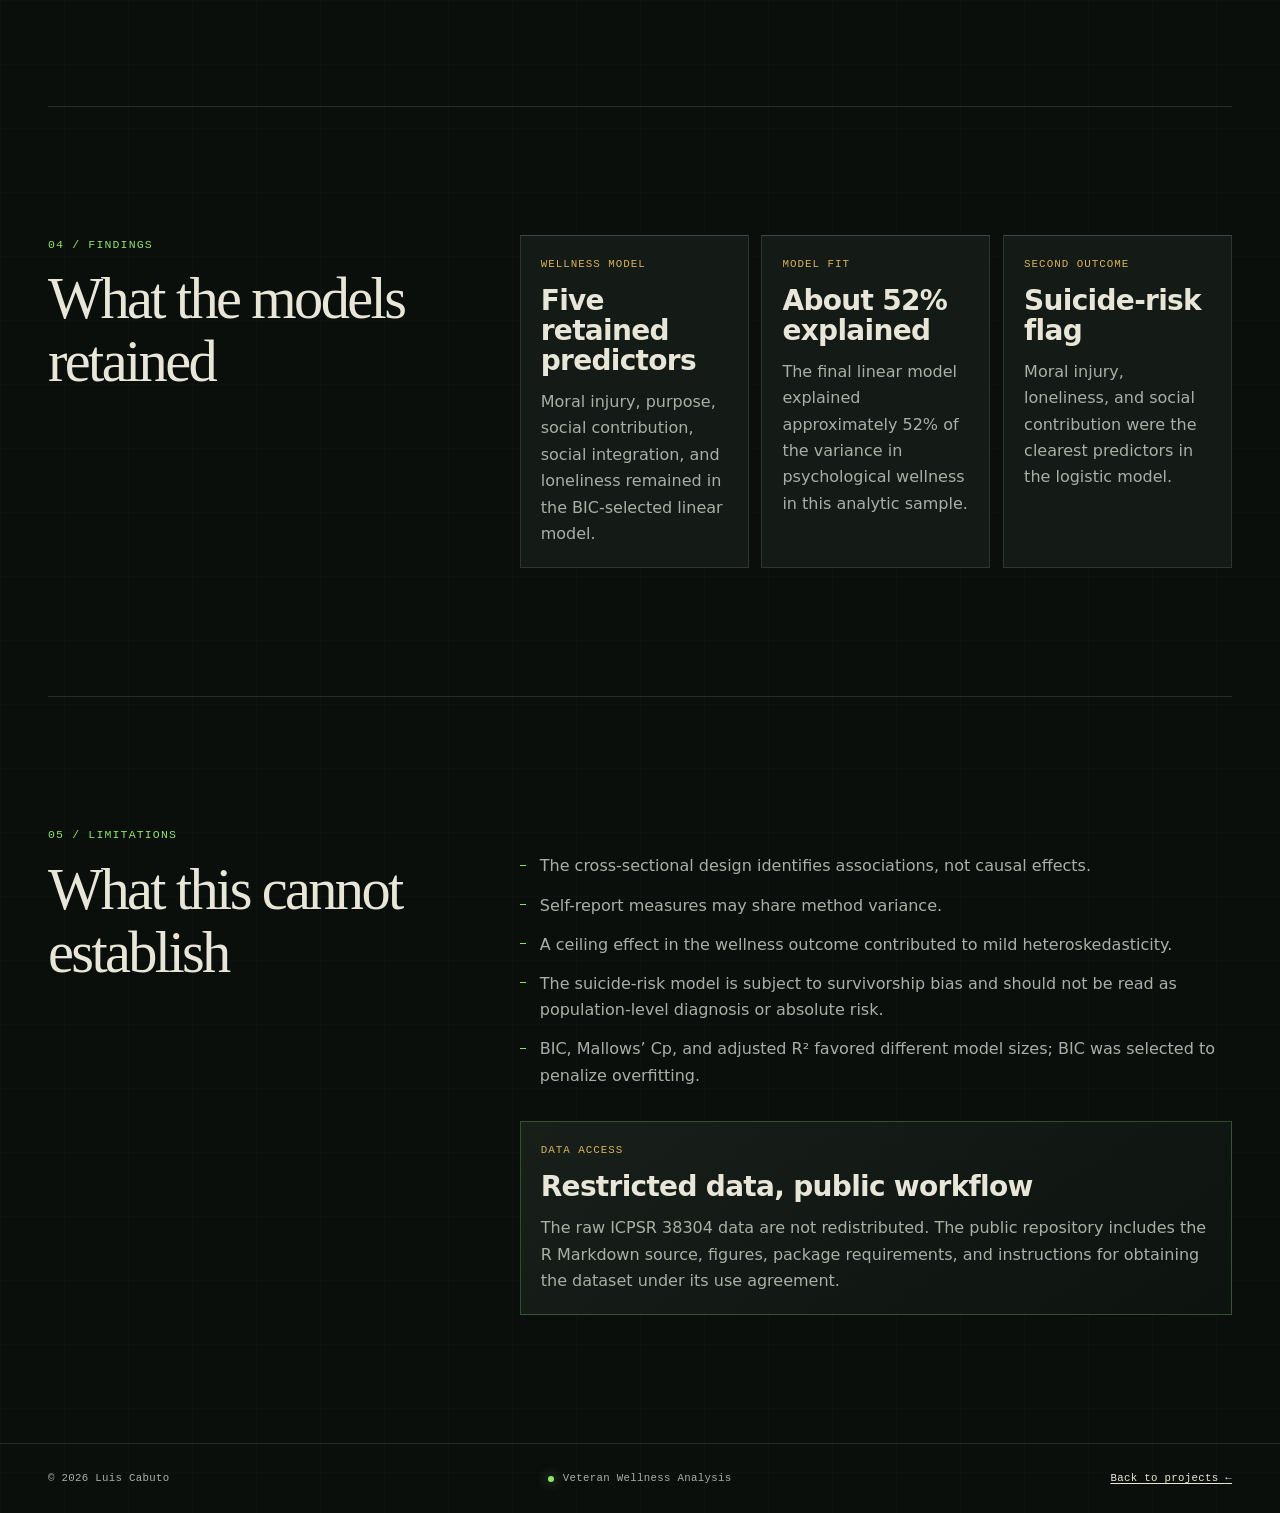
<file: projects/veteran-wellness/index.html>
<!doctype html>
<html lang="en">
<head>
  <meta charset="utf-8">
  <meta name="viewport" content="width=device-width, initial-scale=1">
  <title>Veteran Wellness Analysis | Luis Cabuto</title>
  <meta name="description" content="A reproducible analysis of associations among moral injury, social connection, loneliness, and psychological wellness in a survey of U.S. veterans.">
  <meta name="author" content="Luis Cabuto">
  <meta name="robots" content="index, follow">
  <meta name="theme-color" content="#0b0f0c">

  <link rel="canonical" href="https://ldcabutogomez.github.io/projects/veteran-wellness/">
  <link rel="icon" href="../../assets/favicon.svg" type="image/svg+xml">

  <meta property="og:title" content="Veteran Wellness Analysis | Luis Cabuto">
  <meta property="og:description" content="Methods, findings, limitations, and reproducible code for an observational analysis of veteran psychological wellness.">
  <meta property="og:type" content="article">
  <meta property="og:locale" content="en_US">
  <meta property="og:url" content="https://ldcabutogomez.github.io/projects/veteran-wellness/">
  <meta property="og:site_name" content="Luis Cabuto">
  <meta property="og:image" content="https://ldcabutogomez.github.io/assets/projects/veteran-wellness-social-contribution.jpg">
  <meta property="og:image:width" content="800">
  <meta property="og:image:height" content="800">
  <meta property="og:image:alt" content="Data slide comparing the associations of social contribution and combat exposure with veteran psychological wellness.">
  <meta name="twitter:card" content="summary_large_image">
  <meta name="twitter:title" content="Veteran Wellness Analysis | Luis Cabuto">
  <meta name="twitter:description" content="An observational veteran-wellness analysis with methods, limitations, and reproducible R code.">

  <link rel="stylesheet" href="../../style.css">
  <script src="../../script.js" defer></script>
</head>

<body class="project-page" id="top">
  <a class="skip-link" href="#main-content">Skip to main content</a>

  <header class="site-header">
    <nav class="nav shell" aria-label="Primary navigation">
      <a class="wordmark" href="../../#top" aria-label="Luis Cabuto, home">
        <span class="wordmark-mark" aria-hidden="true">LC</span>
        <span class="wordmark-text">Luis Cabuto</span>
      </a>

      <button class="nav-toggle" type="button" aria-expanded="false" aria-controls="nav-menu">
        <span class="nav-toggle-label">Menu</span>
        <span class="nav-toggle-icon" aria-hidden="true"></span>
      </button>

      <div class="nav-menu" id="nav-menu">
        <a href="../../#about">About</a>
        <a href="../../#research">Research</a>
        <a href="../../#projects" aria-current="page">Projects</a>
        <a href="../../#writing">Writing</a>
        <a href="../../#journey">Journey</a>
        <a href="../../#outside">Life</a>
        <a href="../../#contact">Contact</a>
        <a class="nav-resume" href="../../assets/Luis-Cabuto-Resume.pdf" target="_blank" rel="noopener">
          Résumé <span aria-hidden="true">↗</span><span class="sr-only"> (opens in a new tab)</span>
        </a>
      </div>
    </nav>
  </header>

  <main id="main-content">
    <header class="project-detail-hero shell">
      <nav class="breadcrumb" aria-label="Breadcrumb">
        <a href="../../#projects">Projects</a>
        <span aria-hidden="true">/</span>
        <span>Veteran Wellness Analysis</span>
      </nav>

      <p class="project-status project-status-complete">Completed analysis</p>
      <h1>Veteran Wellness Analysis</h1>
      <p class="project-detail-lede">Using a 2020 survey of U.S. veterans, I examined whether post-service belonging and social meaning were more closely associated with psychological wellness than combat exposure, service era, daily stress, identity, and demographic variables.</p>

      <div class="project-detail-actions">
        <a class="button button-primary" href="https://github.com/ldcabutogomez/on-homecoming" target="_blank" rel="noopener">
          Code &amp; reproduce <span aria-hidden="true">↗</span><span class="sr-only"> (opens in a new tab)</span>
        </a>
        <a class="button" href="https://htmlpreview.github.io/?https://github.com/ldcabutogomez/on-homecoming/blob/main/analysis/on-homecoming.html" target="_blank" rel="noopener">
          Rendered analysis <span aria-hidden="true">↗</span><span class="sr-only"> (opens in a new tab)</span>
        </a>
      </div>

      <dl class="project-detail-meta" aria-label="Project metadata">
        <div><dt>Dataset</dt><dd>ICPSR 38304</dd></div>
        <div><dt>Analytic sample</dt><dd>1,427 respondents</dd></div>
        <div><dt>Primary tools</dt><dd>R / R Markdown</dd></div>
        <div><dt>Design</dt><dd>Cross-sectional</dd></div>
      </dl>
    </header>

    <section class="project-detail-section shell" aria-labelledby="overview-title">
      <div class="project-detail-heading">
        <p class="section-index">01 / Overview</p>
        <h2 id="overview-title">What I asked</h2>
      </div>
      <div class="project-detail-copy">
        <p>The project was motivated by Sebastian Junger’s argument in <cite>Tribe</cite> that post-service struggle may reflect the loss of cohesion, structure, and belonging associated with military life—not trauma alone.</p>
        <p>I tested whether purpose, social contribution, social integration, loneliness, and moral injury were more informative about psychological wellness in this sample than combat exposure, service era, daily stress, military identity, and demographic variables.</p>
      </div>
    </section>

    <section class="project-detail-section shell" aria-labelledby="visual-title">
      <div class="project-detail-heading">
        <p class="section-index">02 / Visual summary</p>
        <h2 id="visual-title">The central comparison</h2>
      </div>
      <figure class="project-detail-visual">
        <img
          src="../../assets/projects/veteran-wellness-social-contribution.jpg"
          width="800"
          height="800"
          alt="Data slide comparing bivariate associations with veteran psychological wellness: social contribution has a correlation of 0.615 and combat exposure has a correlation of negative 0.087, with a cross-sectional-not-causal caveat."
          decoding="async"
        >
        <figcaption>In this sample, social contribution had a substantially stronger bivariate association with psychological wellness than combat exposure. This comparison is cross-sectional and does not establish causation.</figcaption>
      </figure>
    </section>

    <section class="project-detail-section shell" aria-labelledby="methods-title">
      <div class="project-detail-heading">
        <p class="section-index">03 / Methods</p>
        <h2 id="methods-title">How I approached it</h2>
      </div>
      <div class="project-detail-copy">
        <p>I constructed a three-item loneliness mean, created service-era categories from retirement year, removed 68 cases with implausible implied retirement ages below 17, and recoded gender, branch, and marital status as categorical factors.</p>
        <ul class="project-detail-list project-detail-methods">
          <li>Exploratory data analysis and Pearson correlations</li>
          <li>Welch two-sample t-test</li>
          <li>Bootstrap confidence intervals and permutation testing</li>
          <li>Best-subsets regression with BIC model selection</li>
          <li>Regression diagnostics and logistic regression</li>
        </ul>
      </div>
    </section>

    <section class="project-detail-section shell" aria-labelledby="findings-title">
      <div class="project-detail-heading">
        <p class="section-index">04 / Findings</p>
        <h2 id="findings-title">What the models retained</h2>
      </div>
      <div class="project-finding-grid">
        <article>
          <p class="card-kicker">Wellness model</p>
          <h3>Five retained predictors</h3>
          <p>Moral injury, purpose, social contribution, social integration, and loneliness remained in the BIC-selected linear model.</p>
        </article>
        <article>
          <p class="card-kicker">Model fit</p>
          <h3>About 52% explained</h3>
          <p>The final linear model explained approximately 52% of the variance in psychological wellness in this analytic sample.</p>
        </article>
        <article>
          <p class="card-kicker">Second outcome</p>
          <h3>Suicide-risk flag</h3>
          <p>Moral injury, loneliness, and social contribution were the clearest predictors in the logistic model.</p>
        </article>
      </div>
    </section>

    <section class="project-detail-section shell" aria-labelledby="limits-title">
      <div class="project-detail-heading">
        <p class="section-index">05 / Limitations</p>
        <h2 id="limits-title">What this cannot establish</h2>
      </div>
      <div class="project-detail-copy">
        <ul class="project-detail-list">
          <li>The cross-sectional design identifies associations, not causal effects.</li>
          <li>Self-report measures may share method variance.</li>
          <li>A ceiling effect in the wellness outcome contributed to mild heteroskedasticity.</li>
          <li>The suicide-risk model is subject to survivorship bias and should not be read as population-level diagnosis or absolute risk.</li>
          <li>BIC, Mallows’ Cp, and adjusted R² favored different model sizes; BIC was selected to penalize overfitting.</li>
        </ul>

        <aside class="project-data-note" aria-labelledby="data-note-title">
          <p class="card-kicker">Data access</p>
          <h3 id="data-note-title">Restricted data, public workflow</h3>
          <p>The raw ICPSR 38304 data are not redistributed. The public repository includes the R Markdown source, figures, package requirements, and instructions for obtaining the dataset under its use agreement.</p>
        </aside>
      </div>
    </section>
  </main>

  <footer class="site-footer">
    <div class="shell footer-inner">
      <p>© 2026 Luis Cabuto</p>
      <p class="footer-status"><span class="status-dot" aria-hidden="true"></span> Veteran Wellness Analysis</p>
      <a href="../../#projects">Back to projects <span aria-hidden="true">←</span></a>
    </div>
  </footer>
</body>
</html>
</file>
<file: style.css>
:root {
  --bg: #0b0f0c;
  --surface: #141a16;
  --surface-raised: #19211b;
  --text: #e8e6d8;
  --muted: #a9afa7;
  --green: #8ce36a;
  --green-dark: #0d1a0e;
  --amber: #d9b15b;
  --blue: #7fb0df;
  --blue-dark: #101a23;
  --border: rgba(140, 227, 106, 0.28);
  --border-blue: rgba(127, 176, 223, 0.32);
  --border-subtle: rgba(232, 230, 216, 0.13);
  --sans: Inter, ui-sans-serif, system-ui, -apple-system, BlinkMacSystemFont, "Segoe UI", sans-serif;
  --serif: Georgia, "Times New Roman", Times, serif;
  --mono: "SFMono-Regular", Consolas, "Liberation Mono", Menlo, monospace;
  --shell: 74rem;
  --header-height: 4.5rem;
}

*,
*::before,
*::after {
  box-sizing: border-box;
}

html {
  scroll-behavior: smooth;
  scroll-padding-top: calc(var(--header-height) + 1rem);
}

body {
  min-width: 20rem;
  margin: 0;
  color: var(--text);
  background:
    linear-gradient(rgba(127, 176, 223, 0.018) 1px, transparent 1px),
    linear-gradient(90deg, rgba(127, 176, 223, 0.018) 1px, transparent 1px),
    radial-gradient(circle at 82% 8%, rgba(140, 227, 106, 0.07), transparent 25rem),
    var(--bg);
  background-size: 4rem 4rem, 4rem 4rem, auto, auto;
  font-family: var(--sans);
  font-size: 1rem;
  line-height: 1.65;
  -webkit-font-smoothing: antialiased;
}

img {
  display: block;
  max-width: 100%;
}

figure {
  margin: 0;
}

a {
  color: inherit;
  text-decoration-thickness: 0.08em;
  text-underline-offset: 0.2em;
}

a:hover {
  color: var(--green);
}

button,
a {
  -webkit-tap-highlight-color: transparent;
}

:focus-visible {
  outline: 0.19rem solid var(--amber);
  outline-offset: 0.25rem;
}

::selection {
  color: var(--bg);
  background: var(--green);
}

.shell {
  width: min(calc(100% - 2rem), var(--shell));
  margin-inline: auto;
}

.sr-only {
  position: absolute;
  width: 1px;
  height: 1px;
  padding: 0;
  margin: -1px;
  overflow: hidden;
  clip: rect(0, 0, 0, 0);
  white-space: nowrap;
  border: 0;
}

.skip-link {
  position: fixed;
  z-index: 1000;
  top: 0.75rem;
  left: 0.75rem;
  padding: 0.65rem 0.85rem;
  color: var(--bg);
  background: var(--amber);
  font-family: var(--mono);
  font-size: 0.8rem;
  font-weight: 700;
  transform: translateY(-200%);
}

.skip-link:focus {
  color: var(--bg);
  transform: translateY(0);
}

.site-header {
  position: sticky;
  z-index: 50;
  top: 0;
  border-bottom: 1px solid var(--border-subtle);
  background: rgba(11, 15, 12, 0.9);
  backdrop-filter: blur(0.8rem);
}

.nav {
  position: relative;
  display: flex;
  min-height: var(--header-height);
  align-items: center;
  justify-content: space-between;
  gap: 1rem;
}

.wordmark {
  display: inline-flex;
  align-items: center;
  gap: 0.7rem;
  font-weight: 650;
  text-decoration: none;
}

.wordmark:hover {
  color: var(--text);
}

.wordmark-mark {
  display: grid;
  width: 2.15rem;
  height: 2.15rem;
  place-items: center;
  border: 1px solid var(--green);
  color: var(--green);
  background: var(--green-dark);
  font-family: var(--mono);
  font-size: 0.72rem;
  font-weight: 700;
  letter-spacing: 0.08em;
}

.wordmark-text {
  font-size: 0.94rem;
}

.nav-toggle {
  display: inline-flex;
  min-height: 2.75rem;
  align-items: center;
  gap: 0.65rem;
  padding: 0 0.8rem;
  border: 1px solid var(--border);
  color: var(--text);
  background: transparent;
  font: 0.72rem/1 var(--mono);
  letter-spacing: 0.08em;
  text-transform: uppercase;
  cursor: pointer;
}

.nav-toggle-icon,
.nav-toggle-icon::before,
.nav-toggle-icon::after {
  display: block;
  width: 1rem;
  height: 1px;
  background: var(--green);
  transition: transform 160ms ease, opacity 160ms ease;
}

.nav-toggle-icon {
  position: relative;
}

.nav-toggle-icon::before,
.nav-toggle-icon::after {
  position: absolute;
  left: 0;
  content: "";
}

.nav-toggle-icon::before {
  top: -0.3rem;
}

.nav-toggle-icon::after {
  top: 0.3rem;
}

.nav-toggle[aria-expanded="true"] .nav-toggle-icon {
  background: transparent;
}

.nav-toggle[aria-expanded="true"] .nav-toggle-icon::before {
  top: 0;
  transform: rotate(45deg);
}

.nav-toggle[aria-expanded="true"] .nav-toggle-icon::after {
  top: 0;
  transform: rotate(-45deg);
}

.nav-menu {
  position: absolute;
  top: calc(100% + 1px);
  right: 0;
  left: 0;
  display: none;
  padding: 0.55rem 1rem 1rem;
  border-bottom: 1px solid var(--border);
  background: var(--surface);
  box-shadow: 0 1rem 2rem rgba(0, 0, 0, 0.3);
}

.nav-menu.is-open {
  display: grid;
}

.nav-menu a {
  position: relative;
  padding: 0.7rem 0;
  border-bottom: 1px solid var(--border-subtle);
  color: var(--muted);
  font-family: var(--mono);
  font-size: 0.78rem;
  letter-spacing: 0.04em;
  text-decoration: none;
}

.nav-menu a:hover {
  color: var(--green);
}

.nav-menu a[aria-current="location"],
.nav-menu a[aria-current="page"] {
  padding-inline: 0.75rem;
  color: var(--green);
  background: rgba(140, 227, 106, 0.08);
  box-shadow: inset 2px 0 var(--green);
}

.nav-menu .nav-resume {
  border-bottom: 0;
  color: var(--green);
}

.hero {
  display: grid;
  min-height: calc(100svh - var(--header-height));
  align-content: center;
  gap: 3rem;
  padding-block: clamp(4.5rem, 12vw, 8rem);
}

.hero-copy {
  max-width: 52rem;
}

.hero-visual {
  display: grid;
  width: 100%;
  max-width: 31rem;
  justify-self: center;
  gap: 0.9rem;
}

.hero-portrait {
  position: relative;
  aspect-ratio: 1;
  overflow: hidden;
  border: 1px solid var(--border);
  background: var(--surface);
}

.hero-portrait img {
  width: 100%;
  height: 100%;
  object-fit: cover;
  object-position: 50% 42%;
}

.status-label,
.project-status,
.footer-status {
  display: flex;
  align-items: center;
  gap: 0.55rem;
  margin: 0;
  color: var(--green);
  font-family: var(--mono);
  font-size: 0.72rem;
  letter-spacing: 0.09em;
  text-transform: uppercase;
}

.status-dot {
  display: inline-block;
  width: 0.45rem;
  height: 0.45rem;
  flex: 0 0 auto;
  border-radius: 50%;
  background: var(--green);
  box-shadow: 0 0 0.7rem rgba(140, 227, 106, 0.55);
}

.hero-name {
  margin: 1.6rem 0 0.2rem;
  color: var(--text);
  font-size: clamp(1.05rem, 2.5vw, 1.3rem);
  font-weight: 700;
  letter-spacing: -0.015em;
}

.eyebrow {
  margin: 0 0 0.8rem;
  color: var(--amber);
  font-family: var(--mono);
  font-size: clamp(0.78rem, 2vw, 0.9rem);
  letter-spacing: 0.05em;
}

h1,
h2,
h3,
p {
  overflow-wrap: break-word;
}

h1,
h2,
h3 {
  margin-top: 0;
  font-weight: 650;
  line-height: 1.08;
}

h1,
h2 {
  font-family: var(--serif);
  font-weight: 500;
  letter-spacing: -0.045em;
}

h3 {
  letter-spacing: -0.025em;
}

h1 {
  max-width: 12ch;
  margin-bottom: 1.25rem;
  font-size: clamp(3rem, 10vw, 6.5rem);
}

h2 {
  margin-bottom: 0;
  font-size: clamp(2rem, 6vw, 3.65rem);
}

h3 {
  font-size: clamp(1.35rem, 3vw, 1.75rem);
}

.hero-lede {
  max-width: 39rem;
  margin: 0;
  color: var(--muted);
  font-size: clamp(1.15rem, 3vw, 1.55rem);
  line-height: 1.5;
}

.hero-actions {
  display: flex;
  flex-wrap: wrap;
  gap: 0.65rem;
  margin-top: 2.2rem;
}

.hero-biography {
  max-width: 47rem;
  padding-top: 1.5rem;
  margin-top: 2rem;
  border-top: 1px solid var(--border-subtle);
}

.hero-biography p {
  margin: 0;
  color: var(--muted);
}

.hero-biography p + p {
  margin-top: 0.75rem;
}

.button {
  display: inline-flex;
  min-height: 2.75rem;
  align-items: center;
  justify-content: center;
  gap: 0.3rem;
  padding: 0.62rem 0.85rem;
  border: 1px solid var(--border);
  color: var(--text);
  background: rgba(20, 26, 22, 0.65);
  font-family: var(--mono);
  font-size: 0.74rem;
  font-weight: 600;
  letter-spacing: 0.04em;
  text-decoration: none;
  transition: border-color 160ms ease, color 160ms ease, background-color 160ms ease, transform 160ms ease;
}

.button:hover {
  border-color: var(--green);
  color: var(--green);
  background: var(--surface-raised);
  transform: translateY(-2px);
}

.button-primary {
  border-color: var(--green);
  color: var(--bg);
  background: var(--green);
}

.button-primary:hover {
  color: var(--bg);
  background: #a3ef86;
}

.terminal-card {
  position: relative;
  width: 100%;
  max-width: 31rem;
  border: 1px solid var(--border);
  background: linear-gradient(145deg, rgba(25, 33, 27, 0.92), rgba(13, 20, 15, 0.9));
  box-shadow: inset 0 0 2.5rem rgba(140, 227, 106, 0.035), 0 2rem 4rem rgba(0, 0, 0, 0.18);
  font-family: var(--mono);
}

.hero-terminal {
  max-width: none;
}

.terminal-card::before,
.terminal-card::after {
  position: absolute;
  width: 0.55rem;
  height: 0.55rem;
  content: "";
}

.terminal-card::before {
  top: -1px;
  left: -1px;
  border-top: 1px solid var(--green);
  border-left: 1px solid var(--green);
}

.terminal-card::after {
  right: -1px;
  bottom: -1px;
  border-right: 1px solid var(--green);
  border-bottom: 1px solid var(--green);
}

.terminal-bar {
  display: flex;
  align-items: center;
  justify-content: space-between;
  padding: 0.7rem 0.85rem;
  border-bottom: 1px solid var(--border);
  color: var(--muted);
  font-size: 0.66rem;
  letter-spacing: 0.08em;
  text-transform: uppercase;
}

.terminal-state {
  color: var(--green);
}

.terminal-data {
  display: grid;
  gap: 1.2rem;
  margin: 0;
  padding: 1.35rem;
}

.terminal-data div {
  display: grid;
  gap: 0.25rem;
}

.terminal-data dt {
  color: var(--green);
  font-size: 0.72rem;
}

.terminal-data dd {
  margin: 0;
  color: var(--text);
  font-size: 0.9rem;
}

.terminal-data-compact {
  gap: 1rem;
  padding-block: 1rem;
}

.section {
  padding-block: clamp(5rem, 11vw, 8.5rem);
  border-top: 1px solid var(--border-subtle);
}

.section-heading {
  display: grid;
  gap: 1.2rem;
  margin-bottom: clamp(2.5rem, 6vw, 4rem);
}

.section-index {
  margin: 0 0 0.85rem;
  color: var(--green);
  font-family: var(--mono);
  font-size: 0.72rem;
  letter-spacing: 0.1em;
  text-transform: uppercase;
}

.section-intro {
  max-width: 29rem;
  margin: 0;
  color: var(--muted);
}

.outside-lab {
  display: grid;
  gap: 1.5rem;
  align-items: center;
  padding: 1rem;
  border: 1px solid var(--border-subtle);
  background: var(--surface);
}

.outside-lab-photo {
  width: 100%;
  max-width: 23rem;
  aspect-ratio: 4 / 5;
  overflow: hidden;
  border: 1px solid var(--border);
  background: var(--bg);
}

.outside-lab-photo img {
  width: 100%;
  height: 100%;
  object-fit: cover;
  object-position: 50% 50%;
}

.card-kicker {
  margin: 0 0 0.75rem;
  color: var(--amber);
  font-family: var(--mono);
  font-size: 0.68rem;
  letter-spacing: 0.09em;
  text-transform: uppercase;
}

.outside-lab-copy h3 {
  margin-bottom: 1rem;
}

.outside-lab-copy > p:last-child {
  max-width: 34rem;
  margin: 0;
  color: var(--muted);
}

.card-grid {
  display: grid;
  gap: 1rem;
}

.research-card {
  position: relative;
  display: flex;
  min-height: 25rem;
  flex-direction: column;
  padding: 1.35rem;
  overflow: hidden;
  border: 1px solid var(--border-subtle);
  border-top-color: var(--border-blue);
  background: linear-gradient(160deg, rgba(16, 26, 35, 0.52), var(--surface) 52%);
  transition: border-color 160ms ease, transform 160ms ease;
}

.research-card::after {
  position: absolute;
  right: -3rem;
  bottom: -3rem;
  width: 8rem;
  height: 8rem;
  border: 1px solid var(--border-blue);
  border-radius: 50%;
  content: "";
}

.research-card:hover {
  border-color: var(--border-blue);
  transform: translateY(-3px);
}

.card-meta {
  display: flex;
  justify-content: space-between;
  margin-bottom: 3.5rem;
  color: var(--blue);
  font-family: var(--mono);
  font-size: 0.7rem;
  letter-spacing: 0.08em;
  text-transform: uppercase;
}

.research-card h3 {
  max-width: 14ch;
  margin-bottom: 1rem;
}

.research-card > p {
  margin: 0 0 2rem;
  color: var(--muted);
}

.tag-list {
  display: flex;
  flex-wrap: wrap;
  gap: 0.45rem;
  padding: 0;
  margin: auto 0 0;
  list-style: none;
}

.tag-list li {
  padding: 0.3rem 0.48rem;
  border: 1px solid var(--border);
  color: var(--muted);
  background: rgba(11, 15, 12, 0.45);
  font-family: var(--mono);
  font-size: 0.68rem;
  line-height: 1.35;
}

.project-list {
  margin-bottom: 2rem;
  border-top: 1px solid var(--border);
}

.project-card {
  display: grid;
  gap: 1.25rem;
  padding-block: 2rem;
  border-bottom: 1px solid var(--border-subtle);
}

.project-number {
  color: var(--amber);
  font-family: var(--mono);
  font-size: 0.72rem;
}

.project-body h3 {
  margin: 0.75rem 0;
}

.project-body > p:not(.project-status),
.project-methods {
  margin: 0;
  color: var(--muted);
}

.project-methods {
  align-self: end;
  font-family: var(--mono);
  font-size: 0.7rem;
  letter-spacing: 0.03em;
  text-transform: uppercase;
}

.text-link {
  display: inline-block;
  color: var(--green);
  font-family: var(--mono);
  font-size: 0.78rem;
  font-weight: 600;
  text-decoration-color: var(--border);
}

.text-link:hover {
  text-decoration-color: var(--green);
}

.project-status-complete {
  color: var(--blue);
}

.project-visual {
  width: min(100%, 32rem);
  margin-top: 1.5rem;
}

.project-visual img {
  width: 100%;
  height: auto;
  border: 1px solid var(--border-blue);
  background: var(--blue-dark);
}

.project-visual figcaption {
  padding-top: 0.7rem;
  color: var(--muted);
  font-family: var(--mono);
  font-size: 0.7rem;
  line-height: 1.55;
}

.project-actions {
  display: flex;
  flex-wrap: wrap;
  gap: 0.65rem;
  margin-top: 1.25rem;
}

.writing-grid {
  display: grid;
  gap: 1rem;
}

.writing-card,
.writing-note {
  padding: clamp(1.35rem, 4vw, 2.25rem);
  border: 1px solid var(--border-subtle);
  background: var(--surface);
}

.writing-card-featured {
  position: relative;
  overflow: hidden;
  border-color: var(--border-blue);
  background:
    radial-gradient(circle at 100% 0, rgba(127, 176, 223, 0.11), transparent 18rem),
    linear-gradient(145deg, var(--blue-dark), var(--surface) 62%);
}

.writing-card-featured::after {
  position: absolute;
  right: -4rem;
  bottom: -4rem;
  width: 10rem;
  height: 10rem;
  border: 1px solid var(--border-blue);
  border-radius: 50%;
  content: "";
  pointer-events: none;
}

.writing-meta {
  display: flex;
  flex-wrap: wrap;
  justify-content: space-between;
  gap: 0.5rem 1rem;
  margin-bottom: clamp(2.5rem, 7vw, 5rem);
  color: var(--blue);
  font-family: var(--mono);
  font-size: 0.72rem;
  letter-spacing: 0.07em;
  text-transform: uppercase;
}

.writing-course {
  margin: 0 0 0.75rem;
  color: var(--amber);
  font-family: var(--mono);
  font-size: 0.72rem;
  letter-spacing: 0.04em;
  text-transform: uppercase;
}

.writing-card h3 {
  position: relative;
  z-index: 1;
  max-width: 23ch;
  margin-bottom: 1.25rem;
  font-family: var(--serif);
  font-size: clamp(1.8rem, 4.5vw, 3rem);
  font-weight: 500;
  letter-spacing: -0.035em;
}

.writing-card h3 cite {
  font-style: normal;
}

.writing-card > p:not(.writing-course) {
  position: relative;
  z-index: 1;
  max-width: 42rem;
  margin: 0 0 1.75rem;
  color: var(--muted);
  font-size: 1.05rem;
}

.writing-card .button {
  position: relative;
  z-index: 1;
}

.writing-note {
  display: flex;
  flex-direction: column;
  justify-content: space-between;
}

.writing-note h3 {
  margin-bottom: 1rem;
}

.writing-note > p:not(.card-kicker) {
  margin: 0 0 2rem;
  color: var(--muted);
}

.writing-principles {
  margin: auto 0 0;
  border-top: 1px solid var(--border-blue);
}

.writing-principles div {
  display: grid;
  grid-template-columns: 2rem 1fr;
  gap: 0.75rem;
  padding-block: 0.7rem;
  border-bottom: 1px solid var(--border-subtle);
  font-family: var(--mono);
  font-size: 0.72rem;
}

.writing-principles dt {
  color: var(--blue);
}

.writing-principles dd {
  margin: 0;
  color: var(--text);
}

.project-detail-hero {
  padding-block: clamp(5rem, 12vw, 9rem);
}

.breadcrumb {
  display: flex;
  flex-wrap: wrap;
  gap: 0.5rem;
  margin-bottom: 2.5rem;
  color: var(--muted);
  font-family: var(--mono);
  font-size: 0.72rem;
  letter-spacing: 0.05em;
  text-transform: uppercase;
}

.breadcrumb a {
  color: var(--green);
}

.project-detail-hero .project-status {
  margin-bottom: 1.2rem;
}

.project-detail-hero h1 {
  max-width: 13ch;
  font-size: clamp(3rem, 9vw, 6.5rem);
}

.project-detail-lede {
  max-width: 52rem;
  margin: 0;
  color: var(--muted);
  font-size: clamp(1.12rem, 2.8vw, 1.5rem);
  line-height: 1.55;
}

.project-detail-actions {
  display: flex;
  flex-wrap: wrap;
  gap: 0.7rem;
  margin-top: 2rem;
}

.project-detail-meta {
  display: grid;
  margin: clamp(3rem, 8vw, 5rem) 0 0;
  border-top: 1px solid var(--border-blue);
  border-bottom: 1px solid var(--border-blue);
}

.project-detail-meta div {
  display: grid;
  gap: 0.2rem;
  padding: 0.9rem 0;
}

.project-detail-meta div + div {
  border-top: 1px solid var(--border-subtle);
}

.project-detail-meta dt,
.project-detail-meta dd {
  font-family: var(--mono);
  font-size: 0.72rem;
}

.project-detail-meta dt {
  color: var(--blue);
  letter-spacing: 0.07em;
  text-transform: uppercase;
}

.project-detail-meta dd {
  margin: 0;
  color: var(--text);
}

.project-detail-section {
  display: grid;
  gap: clamp(2rem, 7vw, 5rem);
  padding-block: clamp(5rem, 10vw, 8rem);
  border-top: 1px solid var(--border-subtle);
}

.project-detail-heading h2 {
  max-width: 13ch;
}

.project-detail-copy,
.project-detail-visual,
.project-finding-grid {
  min-width: 0;
  max-width: 52rem;
}

.project-detail-copy > p {
  margin: 0;
  color: var(--muted);
  font-size: clamp(1.05rem, 2.4vw, 1.25rem);
}

.project-detail-copy > p + p {
  margin-top: 1.25rem;
}

.project-detail-visual img {
  width: 100%;
  height: auto;
  border: 1px solid var(--border-blue);
  background: var(--blue-dark);
}

.project-detail-visual figcaption {
  padding-top: 0.85rem;
  color: var(--muted);
  font-family: var(--mono);
  font-size: 0.72rem;
  line-height: 1.6;
}

.project-detail-list {
  display: grid;
  gap: 0.8rem;
  padding: 0;
  margin: 1.75rem 0 0;
  color: var(--muted);
  list-style: none;
}

.project-detail-list li {
  position: relative;
  padding-left: 1.25rem;
}

.project-detail-list li::before {
  position: absolute;
  top: 0.72em;
  left: 0;
  width: 0.4rem;
  height: 1px;
  background: var(--green);
  content: "";
}

.project-detail-methods {
  grid-template-columns: repeat(auto-fit, minmax(min(100%, 15rem), 1fr));
  gap: 0.65rem;
}

.project-detail-methods li {
  padding: 0.8rem 0.8rem 0.8rem 1.8rem;
  border: 1px solid var(--border-subtle);
  background: var(--surface);
}

.project-detail-methods li::before {
  top: 1.55rem;
  left: 0.8rem;
  background: var(--blue);
}

.project-finding-grid {
  display: grid;
  gap: 0.8rem;
}

.project-finding-grid article {
  padding: 1.25rem;
  border: 1px solid var(--border-subtle);
  border-top-color: var(--border-blue);
  background: var(--surface);
}

.project-finding-grid h3 {
  margin-bottom: 0.8rem;
}

.project-finding-grid article > p:last-child {
  margin: 0;
  color: var(--muted);
}

.project-data-note {
  padding: 1.25rem;
  margin-top: 2rem;
  border: 1px solid var(--border);
  background: linear-gradient(145deg, rgba(25, 33, 27, 0.92), rgba(13, 20, 15, 0.9));
}

.project-data-note h3 {
  margin-bottom: 0.8rem;
}

.project-data-note > p:last-child {
  margin: 0;
  color: var(--muted);
}

.journey-layout {
  display: grid;
  gap: clamp(2.5rem, 7vw, 5rem);
  align-items: start;
}

.journey-field-photo {
  width: 100%;
  max-width: 31rem;
  aspect-ratio: 4 / 5;
  overflow: hidden;
  border: 1px solid var(--border);
  background: var(--surface);
}

.journey-field-photo img {
  width: 100%;
  height: 100%;
  object-fit: cover;
  object-position: 50% 50%;
}

.journey-story {
  display: grid;
  gap: 2rem;
}

.journey-lede {
  max-width: 40rem;
  margin: 0;
  color: var(--text);
  font-size: clamp(1.08rem, 2.6vw, 1.35rem);
}

.journey-meta {
  display: grid;
  margin: 0;
  border-top: 1px solid var(--border);
  border-bottom: 1px solid var(--border);
}

.journey-meta div {
  display: grid;
  gap: 0.25rem;
  padding: 0.85rem 0;
}

.journey-meta div + div {
  border-top: 1px solid var(--border-subtle);
}

.journey-meta dt,
.journey-meta dd,
.journey-group-photo figcaption {
  font-family: var(--mono);
  font-size: 0.68rem;
  letter-spacing: 0.05em;
}

.journey-meta dt {
  color: var(--green);
  text-transform: uppercase;
}

.journey-meta dd {
  margin: 0;
  color: var(--text);
  text-transform: uppercase;
}

.journey-group-photo {
  width: min(100%, 28rem);
}

.journey-group-photo img {
  width: 100%;
  height: auto;
  border: 1px solid var(--border-subtle);
  background: var(--surface);
}

.journey-group-photo figcaption {
  padding-top: 0.65rem;
  color: var(--muted);
}

.contact {
  display: grid;
  gap: 2.5rem;
}

.contact h2 {
  margin-bottom: 1.2rem;
}

.contact p:not(.section-index) {
  max-width: 38rem;
  margin: 0;
  color: var(--muted);
  font-size: 1.08rem;
}

.contact-actions {
  display: flex;
  align-items: flex-start;
  flex-direction: column;
  gap: 1.2rem;
}

.site-footer {
  border-top: 1px solid var(--border-subtle);
  color: var(--muted);
  font-family: var(--mono);
  font-size: 0.67rem;
  letter-spacing: 0.03em;
}

.footer-inner {
  display: grid;
  gap: 0.85rem;
  padding-block: 1.6rem;
}

.footer-inner p {
  margin: 0;
}

.footer-inner a {
  justify-self: start;
  color: var(--text);
}

.footer-status {
  color: var(--muted);
  font-size: inherit;
  letter-spacing: inherit;
  text-transform: none;
}

.footer-status .status-dot {
  width: 0.35rem;
  height: 0.35rem;
}

@media (min-width: 42rem) {
  .shell {
    width: min(calc(100% - 3.5rem), var(--shell));
  }

  .hero-actions {
    gap: 0.75rem;
  }

  .button {
    padding-inline: 1rem;
  }

  .terminal-data-compact {
    grid-template-columns: repeat(2, minmax(0, 1fr));
  }

  .project-detail-meta {
    grid-template-columns: repeat(2, minmax(0, 1fr));
  }

  .project-detail-meta div {
    padding-inline: 0.9rem;
  }

  .project-detail-meta div:nth-child(even) {
    border-left: 1px solid var(--border-subtle);
  }

  .project-detail-meta div:nth-child(n + 3) {
    border-top: 1px solid var(--border-subtle);
  }

  .outside-lab {
    grid-template-columns: minmax(14rem, 0.7fr) minmax(0, 1.3fr);
    gap: clamp(2rem, 6vw, 4rem);
    padding: 1.25rem;
  }

  .writing-card,
  .writing-note {
    min-height: 24rem;
  }

  .journey-meta {
    grid-template-columns: repeat(3, minmax(0, 1fr));
  }

  .journey-meta div {
    padding: 0.85rem;
  }

  .journey-meta div + div {
    border-top: 0;
    border-left: 1px solid var(--border-subtle);
  }

  .section-heading-wide {
    grid-template-columns: minmax(0, 1fr) minmax(16rem, 0.5fr);
    align-items: end;
  }

  .project-card {
    grid-template-columns: 2rem minmax(0, 1fr);
    gap: 1.5rem;
  }

  .project-visual {
    grid-column: 2;
  }

  .project-methods {
    grid-column: 2;
  }

  .footer-inner {
    grid-template-columns: 1fr auto;
    align-items: center;
  }

  .footer-status {
    grid-column: 1;
    grid-row: 2;
  }

  .footer-inner a {
    grid-column: 2;
    grid-row: 1 / span 2;
  }
}

@media (min-width: 52rem) {
  .hero {
    grid-template-columns: minmax(0, 1.3fr) minmax(18rem, 0.7fr);
    align-items: center;
    gap: clamp(3rem, 7vw, 7rem);
  }

  .hero-portrait {
    aspect-ratio: 4 / 5;
  }

  .project-detail-meta {
    grid-template-columns: repeat(4, minmax(0, 1fr));
  }

  .project-detail-meta div + div {
    border-top: 0;
    border-left: 1px solid var(--border-subtle);
  }

  .project-detail-section {
    grid-template-columns: minmax(15rem, 0.55fr) minmax(0, 1fr);
    align-items: start;
  }

  .project-finding-grid {
    grid-template-columns: repeat(3, minmax(0, 1fr));
  }

  .section-heading:not(.section-heading-wide) {
    grid-template-columns: minmax(15rem, 0.65fr) minmax(0, 1fr);
    gap: clamp(3rem, 8vw, 7rem);
  }

  .writing-grid {
    grid-template-columns: minmax(0, 1.45fr) minmax(18rem, 0.55fr);
  }

  .journey-layout {
    grid-template-columns: minmax(18rem, 0.85fr) minmax(0, 1.15fr);
  }

  .card-grid {
    grid-template-columns: repeat(3, minmax(0, 1fr));
  }

  .research-card {
    padding: 1.5rem;
  }

  .project-card {
    grid-template-columns: 2rem minmax(0, 1fr) minmax(12rem, 0.4fr);
    align-items: start;
    gap: 2rem;
  }

  .project-methods {
    grid-column: 3;
  }

  .project-card-featured {
    grid-template-columns: 2rem minmax(0, 0.85fr) minmax(22rem, 0.65fr);
  }

  .project-card-featured .project-visual {
    grid-column: 3;
    grid-row: 1 / span 2;
    margin-top: 0;
  }

  .project-card-featured .project-methods {
    grid-column: 2;
  }

  .contact {
    grid-template-columns: minmax(0, 1fr) auto;
    align-items: end;
  }

  .contact-actions {
    align-items: flex-end;
  }

  .footer-inner {
    grid-template-columns: 1fr auto 1fr;
  }

  .footer-status {
    grid-column: 2;
    grid-row: 1;
  }

  .footer-inner a {
    grid-column: 3;
    grid-row: 1;
    justify-self: end;
  }
}

@media (min-width: 76rem) {
  .nav-toggle {
    display: none;
  }

  .nav-menu,
  .nav-menu.is-open {
    position: static;
    display: flex;
    align-items: center;
    gap: clamp(0.75rem, 1.3vw, 1.15rem);
    padding: 0;
    border: 0;
    background: transparent;
    box-shadow: none;
  }

  .nav-menu a {
    padding: 0.4rem 0;
    border: 0;
    font-size: 0.72rem;
  }

  .nav-menu a[aria-current="location"],
  .nav-menu a[aria-current="page"] {
    padding-inline: 0;
    background: transparent;
    box-shadow: none;
  }

  .nav-menu a[aria-current="location"]::after,
  .nav-menu a[aria-current="page"]::after {
    position: absolute;
    right: 0;
    bottom: -0.1rem;
    left: 0;
    height: 1px;
    background: var(--green);
    content: "";
  }

  .nav-menu .nav-resume {
    padding: 0.5rem 0.72rem;
    border: 1px solid var(--border);
  }
}

@media (prefers-reduced-motion: reduce) {
  html {
    scroll-behavior: auto;
  }

  *,
  *::before,
  *::after {
    scroll-behavior: auto !important;
    transition-duration: 0.01ms !important;
  }
}
</file>
<file: wada/wada.css>
.wada-page {
  --bg: #091013;
  --surface: #10191d;
  --surface-raised: #142228;
  --text: #edf4f2;
  --muted: #a8b8b7;
  --green: #63dece;
  --green-dark: #09211f;
  --blue: #84c9ee;
  --blue-dark: #0b1c26;
  --amber: #f0c678;
  --border: rgba(99, 222, 206, 0.32);
  --border-blue: rgba(132, 201, 238, 0.33);
  --border-subtle: rgba(237, 244, 242, 0.14);
  background:
    radial-gradient(circle at 88% 8%, rgba(44, 167, 169, 0.12), transparent 28rem),
    linear-gradient(rgba(132, 201, 238, 0.018) 1px, transparent 1px),
    linear-gradient(90deg, rgba(132, 201, 238, 0.018) 1px, transparent 1px),
    var(--bg);
  background-size: auto, 4rem 4rem, 4rem 4rem, auto;
}

.wada-page h1,
.wada-page h2,
.wada-page h3,
.wada-page p,
.wada-page li,
.wada-page dd {
  overflow-wrap: anywhere;
}

.wada-page .site-header {
  background: rgba(9, 16, 19, 0.92);
}

.wada-page .wordmark-mark {
  border-color: var(--green);
  background: var(--green-dark);
}

.wada-page .nav-menu .wada-back-link {
  color: var(--text);
}

.wada-hero {
  display: grid;
  grid-template-areas:
    "hero-copy"
    "snapshot"
    "identity";
  gap: 2.25rem;
  padding-block: clamp(3.5rem, 10vw, 7.5rem);
}

.hero-snapshot {
  display: grid;
  grid-area: snapshot;
  gap: 1rem;
}

.schematic-shell {
  padding: clamp(1.4rem, 5vw, 2.2rem);
  border: 1px solid var(--border-blue);
  background: linear-gradient(145deg, var(--blue-dark), var(--surface) 68%);
}

.schematic-shell h2 {
  margin-bottom: 1.25rem;
  font-size: clamp(1.5rem, 4vw, 2.2rem);
}

.design-schematic-figure {
  --schematic-canvas: #071013;
  --schematic-text: #edf4f2;
  --schematic-muted: #a8b8b7;
  --schematic-injected: #63dece;
  --schematic-injected-text: #63dece;
  --schematic-contralateral: #84c9ee;
  --schematic-line: rgba(237, 244, 242, 0.36);
}

.design-schematic {
  display: block;
  width: 100%;
  height: auto;
  color: var(--schematic-text);
}

.schematic-canvas {
  fill: var(--schematic-canvas);
  stroke: var(--schematic-line);
}

.schematic-syringe {
  fill: color-mix(in srgb, var(--schematic-injected) 14%, transparent);
  stroke: var(--schematic-injected);
  stroke-width: 3;
}

.schematic-injection-line,
.schematic-vessel,
.schematic-midline,
.schematic-tick {
  fill: none;
  stroke: var(--schematic-line);
  stroke-linecap: round;
  stroke-linejoin: round;
  stroke-width: 3;
}

.schematic-injection-line {
  stroke: var(--schematic-injected);
  stroke-width: 4;
}

.schematic-arrowhead,
.schematic-injection-point {
  fill: var(--schematic-injected);
}

.schematic-hemisphere {
  stroke-width: 3;
}

.schematic-hemisphere-injected {
  fill: color-mix(in srgb, var(--schematic-injected) 18%, var(--schematic-canvas));
  stroke: var(--schematic-injected);
}

.schematic-hemisphere-contralateral {
  fill: color-mix(in srgb, var(--schematic-contralateral) 13%, var(--schematic-canvas));
  stroke: var(--schematic-contralateral);
}

.schematic-label,
.schematic-kicker,
.schematic-timeline-label {
  fill: var(--schematic-text);
  font-family: var(--mono);
}

.schematic-label {
  font-size: 18px;
  font-weight: 700;
}

.schematic-label-injected {
  fill: var(--schematic-injected-text);
}

.schematic-kicker {
  fill: var(--schematic-muted);
  font-size: 15px;
  font-weight: 700;
  letter-spacing: 1.5px;
}

.schematic-timeline-base,
.schematic-window-baseline,
.schematic-window-peak,
.schematic-window-recovery {
  stroke-linecap: round;
  stroke-width: 8;
}

.schematic-timeline-base,
.schematic-window-baseline {
  stroke: var(--schematic-line);
}

.schematic-window-peak {
  stroke: var(--schematic-injected);
}

.schematic-window-recovery {
  stroke: var(--schematic-contralateral);
}

.schematic-timeline-label {
  fill: var(--schematic-muted);
  font-size: 16px;
}

.design-schematic-figure figcaption {
  margin-top: 0.8rem;
  color: var(--muted);
  font-size: 0.85rem;
}

@media (prefers-color-scheme: light) {
  .design-schematic-figure {
    --schematic-canvas: #f4f8f7;
    --schematic-text: #102126;
    --schematic-muted: #40585c;
    --schematic-injected: #087f75;
    --schematic-injected-text: #056b62;
    --schematic-contralateral: #236f99;
    --schematic-line: rgba(16, 33, 38, 0.34);
  }
}

.wada-hero-copy {
  grid-area: hero-copy;
  min-width: 0;
}

.wada-status {
  display: flex;
  align-items: center;
  gap: 0.55rem;
  margin: 0 0 1.25rem;
  color: var(--green);
  font-family: var(--mono);
  font-size: 0.72rem;
  letter-spacing: 0.09em;
  text-transform: uppercase;
}

.wada-hero h1 {
  max-width: 16ch;
  margin-bottom: 1.1rem;
  font-size: clamp(2.45rem, 10vw, 6.1rem);
}

.wada-subtitle {
  max-width: 49rem;
  margin: 0;
  color: var(--muted);
  font-size: clamp(1.1rem, 3.8vw, 1.55rem);
  line-height: 1.5;
}

.wada-subtitle + .wada-poster-title {
  margin-top: 1rem;
}

.wada-poster-title {
  display: inline-block;
  max-width: 55rem;
  padding-left: 0.75rem;
  margin: 0 0 0.85rem;
  border-left: 2px solid var(--blue);
  color: var(--blue);
  font-family: var(--mono);
  font-size: clamp(0.72rem, 2vw, 0.88rem);
  line-height: 1.55;
  letter-spacing: 0.04em;
}

.wada-actions,
.contact-links {
  display: flex;
  flex-wrap: wrap;
  gap: 0.7rem;
  margin-top: 2rem;
}

.wada-actions .button {
  flex: 1 1 12rem;
  min-height: 3rem;
}

.button-unavailable {
  cursor: not-allowed;
}

.button-unavailable:hover {
  border-color: var(--green);
  color: var(--bg);
  background: var(--green);
  transform: none;
}

.button-status {
  padding-left: 0.45rem;
  margin-left: 0.2rem;
  border-left: 1px solid currentColor;
  font-size: 0.62rem;
  opacity: 0.8;
  text-transform: uppercase;
}

.wada-identity {
  grid-area: identity;
  align-self: end;
  padding: 1.35rem;
  border: 1px solid var(--border-blue);
  background: linear-gradient(145deg, rgba(14, 31, 38, 0.94), rgba(12, 23, 26, 0.94));
}

.wada-identity h2 {
  margin-bottom: 1.5rem;
  font-family: var(--sans);
  font-size: 1.65rem;
  font-weight: 650;
  letter-spacing: -0.025em;
}

.wada-identity dl {
  margin: 0;
}

.wada-identity dl > div {
  display: grid;
  gap: 0.2rem;
  padding-block: 0.75rem;
  border-top: 1px solid var(--border-subtle);
}

.wada-identity dt {
  color: var(--blue);
  font-family: var(--mono);
  font-size: 0.66rem;
  letter-spacing: 0.08em;
  text-transform: uppercase;
}

.wada-identity dd {
  margin: 0;
  color: var(--text);
  font-size: 1rem;
  line-height: 1.5;
}

.wada-section {
  padding-block: clamp(4rem, 9vw, 7rem);
  border-top: 1px solid var(--border-subtle);
}

.wada-section-heading {
  display: grid;
  gap: 1.25rem;
  margin-bottom: clamp(2rem, 6vw, 3.5rem);
}

.wada-section-heading h2,
.takeaway-card h2,
.contact-panel h2 {
  max-width: 16ch;
  font-size: clamp(2rem, 7vw, 3.8rem);
}

.wada-section-heading > p {
  max-width: 38rem;
  margin: 0;
  color: var(--muted);
  font-size: 1rem;
}

.question-intro,
.findings-heading,
.status-heading {
  margin-bottom: clamp(2rem, 6vw, 3.5rem);
}

.question-intro {
  max-width: 54rem;
}

.question-intro h2,
.findings-heading h2,
.status-heading h2 {
  max-width: 18ch;
  margin-bottom: 1rem;
  font-size: clamp(2rem, 7vw, 3.8rem);
}

.question-intro > p:last-child,
.findings-heading > p:last-child {
  max-width: 42rem;
  margin-bottom: 0;
  color: var(--muted);
}

.question-detail-heading {
  display: grid;
  gap: 0.8rem;
  margin: clamp(2.5rem, 7vw, 4.5rem) 0 1.5rem;
}

.question-detail-heading h3 {
  max-width: 22ch;
  font-size: clamp(1.65rem, 4.5vw, 2.55rem);
}

.question-detail-heading p {
  max-width: 48rem;
  margin: 0;
  color: var(--muted);
}

.findings-heading {
  padding-left: clamp(1rem, 3vw, 2rem);
  border-left: 2px solid var(--green);
}

.status-heading {
  max-width: 42rem;
}

.status-current {
  margin-top: 1.25rem;
  margin-bottom: 0;
}

.poster-figures {
  margin-bottom: clamp(2.5rem, 7vw, 4.5rem);
}

.poster-figures-heading {
  max-width: 56rem;
  margin-bottom: clamp(1.5rem, 4vw, 2.5rem);
}

.poster-figures-heading h3 {
  margin-bottom: 0;
  font-size: clamp(1.45rem, 4vw, 2rem);
}

.poster-figure-grid {
  display: grid;
  gap: 1.25rem;
}

.poster-figure {
  min-width: 0;
  margin: 0;
  overflow: hidden;
  border: 1px solid var(--border-blue);
  background: var(--surface);
}

.poster-figure-header {
  padding: 1rem 1.15rem;
  border-bottom: 1px solid var(--border-subtle);
}

.poster-figure-header p {
  margin: 0 0 0.35rem;
  color: var(--green);
  font-family: var(--mono);
  font-size: 0.7rem;
  letter-spacing: 0.08em;
  text-transform: uppercase;
}

.poster-figure-header h4 {
  margin: 0;
  font-size: 1.15rem;
}

.poster-figure-media {
  display: grid;
  gap: 1px;
  padding: clamp(0.35rem, 1.5vw, 0.75rem);
  background: #ffffff;
}

.poster-figure-image {
  display: grid;
  min-width: 0;
  place-items: center;
  background: #ffffff;
}

.poster-figure-image:focus-visible {
  outline: 3px solid var(--amber);
  outline-offset: -3px;
}

.poster-figure-image img {
  display: block;
  width: 100%;
  height: auto;
  max-height: 48rem;
  object-fit: contain;
}

.poster-figure figcaption {
  padding: 0.9rem 1.15rem 1.05rem;
  color: var(--muted);
  font-size: 0.9rem;
}

.takeaway-card {
  position: relative;
  padding: clamp(1.4rem, 5vw, 3.25rem);
  overflow: hidden;
  border: 1px solid var(--border);
  background:
    radial-gradient(circle at 100% 0, rgba(99, 222, 206, 0.14), transparent 21rem),
    linear-gradient(145deg, var(--green-dark), var(--surface) 66%);
}

.takeaway-card::before {
  position: absolute;
  top: 0;
  bottom: 0;
  left: 0;
  width: 0.22rem;
  background: var(--green);
  content: "";
}

.takeaway-statement {
  max-width: 50rem;
  margin: 1.75rem 0 0;
  color: var(--text);
  font-family: var(--serif);
  font-size: clamp(1.45rem, 4.5vw, 2.45rem);
  line-height: 1.28;
}

.takeaway-note {
  max-width: 46rem;
  margin: 1rem 0 0;
  color: var(--muted);
  font-size: 1rem;
}

.takeaway-calibration {
  max-width: 46rem;
  padding-top: 1rem;
  margin: 1rem 0 0;
  border-top: 1px solid var(--border-subtle);
  color: var(--text);
  font-size: 1rem;
}

.placeholder-text,
.placeholder-aware {
  color: var(--amber) !important;
}

.logic-flow {
  display: grid;
  gap: 1.5rem;
  padding: 0;
  margin: 0;
  list-style: none;
  counter-reset: logic;
}

.logic-step {
  position: relative;
  min-width: 0;
  padding: 1.2rem;
  border: 1px solid var(--border-blue);
  background: var(--surface);
}

.logic-step:not(:last-child)::after {
  position: absolute;
  top: calc(100% + 0.25rem);
  left: 50%;
  color: var(--green);
  content: "↓";
  font-family: var(--mono);
  transform: translateX(-50%);
}

.logic-number {
  display: block;
  margin-bottom: 1.6rem;
  color: var(--blue);
  font-family: var(--mono);
  font-size: 0.7rem;
}

.logic-step h3 {
  margin-bottom: 0.65rem;
  font-size: 1.15rem;
  line-height: 1.2;
}

.logic-step p {
  margin: 0;
  color: var(--muted);
  font-size: 1rem;
  line-height: 1.55;
}

.within-brain-note {
  max-width: 56rem;
  padding: 1.4rem;
  margin-top: 2rem;
  border-left: 2px solid var(--green);
  background: rgba(99, 222, 206, 0.07);
}

.within-brain-note h3 {
  margin-bottom: 0.7rem;
}

.within-brain-note > p:last-child {
  margin: 0;
  color: var(--muted);
}

.question-grid,
.method-grid,
.result-grid {
  display: grid;
  gap: 1rem;
}

.question-card,
.method-card,
.result-card {
  min-width: 0;
  padding: 1.35rem;
  border: 1px solid var(--border-subtle);
  background: var(--surface);
}

.question-card {
  border-top-color: var(--border-blue);
}

.question-card h3,
.method-card h3 {
  margin-bottom: 0.8rem;
  font-size: 1.3rem;
}

.question-card p,
.method-card > p:last-child {
  margin: 0;
  color: var(--muted);
}

.method-card {
  border-left-color: var(--border);
}

.result-card {
  display: flex;
  flex-direction: column;
  border-top-color: var(--border);
}

.result-card h3 {
  margin-bottom: 1.25rem;
}

.result-statement {
  min-height: 4.5rem;
  margin: 0;
  font-size: 1.08rem;
  font-weight: 650;
}

.result-metric {
  padding: 0.8rem;
  margin: 1rem 0;
  border: 1px dashed rgba(240, 198, 120, 0.45);
  background: rgba(240, 198, 120, 0.05);
  color: var(--green);
  font-family: var(--mono);
  font-size: 0.7rem;
  line-height: 1.55;
}

.result-interpretation {
  margin: 0;
}

.result-plan {
  padding-top: 0.9rem;
  margin: 0 0 0.9rem;
  border-top: 1px solid var(--border-subtle);
  color: var(--muted);
  font-size: 1rem;
  line-height: 1.55;
}

.result-caution {
  padding-top: 1rem;
  margin: auto 0 0;
  color: var(--muted);
  font-size: 1rem;
}

.result-caution strong {
  color: var(--text);
}

.contact-panel {
  display: grid;
  gap: 2.5rem;
  padding: clamp(1.4rem, 5vw, 3rem);
  border: 1px solid var(--border-blue);
  background: linear-gradient(145deg, var(--blue-dark), var(--surface) 64%);
}

.contact-panel > div:first-child > p:not(.section-index) {
  max-width: 42rem;
  color: var(--muted);
}

.contact-links .button {
  min-height: 3rem;
}

.attribution-list {
  display: grid;
  gap: 1rem;
}

.attribution-list > div {
  padding-top: 1rem;
  border-top: 1px solid var(--border-subtle);
}

.attribution-list h3 {
  margin-bottom: 0.5rem;
  font-size: 1rem;
}

.attribution-list p {
  margin: 0;
  font-size: 1rem;
}

.noscript-note {
  padding-block: 1rem;
  color: var(--amber);
}

.wada-footer-inner {
  display: grid;
  gap: 0.7rem;
  padding-block: 1.5rem;
}

.wada-footer-inner p {
  margin: 0;
}

.wada-footer-inner a {
  color: var(--text);
}

@media (min-width: 32rem) {
  .wada-actions .button {
    flex: 0 1 auto;
  }
}

@media (min-width: 42rem) {
  .question-grid,
  .method-grid {
    grid-template-columns: repeat(2, minmax(0, 1fr));
  }

  .result-grid {
    grid-template-columns: repeat(2, minmax(0, 1fr));
  }

  .poster-figure-media-paired,
  .poster-figure-media-quad {
    grid-template-columns: repeat(2, minmax(0, 1fr));
  }

  .wada-footer-inner {
    grid-template-columns: 1fr auto;
  }

  .wada-footer-inner a {
    grid-column: 2;
    grid-row: 1 / span 2;
    align-self: center;
  }
}

@media (min-width: 62rem) {
  .wada-hero {
    grid-template-columns: minmax(0, 1.4fr) minmax(19rem, 0.6fr);
    grid-template-areas:
      "hero-copy identity"
      "snapshot snapshot";
    align-items: end;
    gap: clamp(3rem, 7vw, 6rem);
  }

  .hero-snapshot {
    grid-template-columns: repeat(2, minmax(0, 1fr));
  }

  .wada-section-heading {
    grid-template-columns: minmax(0, 0.85fr) minmax(20rem, 0.65fr);
    align-items: end;
    gap: clamp(3rem, 8vw, 7rem);
  }

  .logic-flow {
    grid-template-columns: repeat(5, minmax(0, 1fr));
    gap: 1.25rem;
  }

  .logic-step:not(:last-child)::after {
    top: 50%;
    right: -1.05rem;
    left: auto;
    content: "→";
    transform: translateY(-50%);
  }

  .method-grid {
    grid-template-columns: repeat(3, minmax(0, 1fr));
  }

  .poster-figure-grid {
    grid-template-columns: repeat(2, minmax(0, 1fr));
  }

  .poster-figure-layout-wide,
  .poster-figure-layout-quad {
    grid-column: 1 / -1;
  }

  .contact-panel {
    grid-template-columns: minmax(0, 1.1fr) minmax(20rem, 0.9fr);
    gap: clamp(3rem, 7vw, 6rem);
  }
}

@media (min-width: 76rem) {
  .wada-page .nav-menu {
    margin-left: auto;
  }

  .wada-page .nav-menu .wada-back-link {
    padding: 0.5rem 0.72rem;
    border: 1px solid var(--border-blue);
  }
}
</file>
